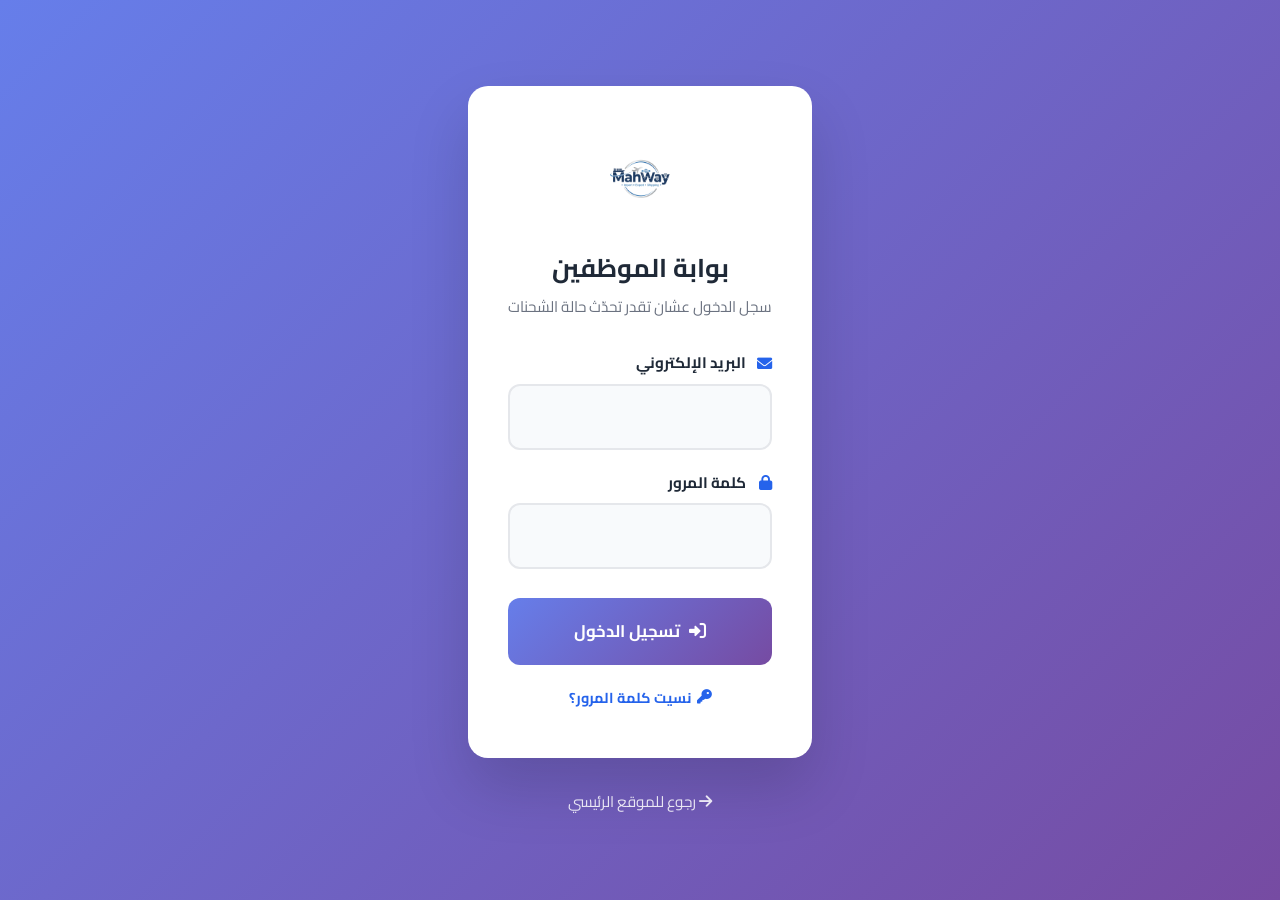
<file: dashboard.html>
<!DOCTYPE html>
<html lang="ar" dir="rtl">
<head>
    <meta charset="UTF-8">
    <meta name="viewport" content="width=device-width, initial-scale=1.0">
    <title>لوحة الشحنات - MahWay</title>
    <link rel="icon" href="logo.png">
    <link href="https://fonts.googleapis.com/css2?family=Cairo:wght@300;400;600;700;800;900&display=swap" rel="stylesheet">
    <link rel="stylesheet" href="https://cdnjs.cloudflare.com/ajax/libs/font-awesome/6.0.0/css/all.min.css">
    <link rel="stylesheet" href="portal.css">
</head>
<body class="portal-dashboard-page">

    <header class="dashboard-header">
        <div class="brand">
            <img src="logo.png" alt="MahWay">
            <div class="brand-text">
                <h2>لوحة تحديث الشحنات</h2>
                <span>MahWay - بوابة الموظفين</span>
            </div>
        </div>
        <div class="dashboard-user">
            <div class="user-badge">
                <i class="fas fa-id-badge"></i>
                <span id="userNameLabel">...</span>
                <span style="color:#9ca3af;">|</span>
                <span id="userRoleLabel">...</span>
            </div>
            <button class="header-btn notif-bell-btn" id="notifBellBtn" title="المهام الجديدة">
                <i class="fas fa-bell"></i>
                <span class="notif-count" id="notifCount" style="display:none;">0</span>
            </button>
            <button class="header-btn" id="changePasswordBtn">
                <i class="fas fa-lock"></i> تغيير كلمة المرور
            </button>
            <button class="logout-btn" id="logoutBtn">
                <i class="fas fa-right-from-bracket"></i> خروج
            </button>
        </div>
    </header>

    <div class="modal-overlay" id="changePasswordModal">
        <div class="modal-box">
            <button class="modal-close" id="closeChangePasswordModal"><i class="fas fa-xmark"></i></button>
            <h3><i class="fas fa-lock"></i> تغيير كلمة المرور</h3>
            <div class="login-error" id="cpError">
                <i class="fas fa-exclamation-circle"></i>
                <span id="cpErrorText"></span>
            </div>
            <form class="login-form" id="changePasswordForm">
                <div class="field">
                    <label for="oldPassword">كلمة المرور الحالية</label>
                    <input type="password" id="oldPassword" required autocomplete="current-password">
                </div>
                <div class="field">
                    <label for="newPasswordCp">كلمة المرور الجديدة</label>
                    <input type="password" id="newPasswordCp" required autocomplete="new-password" minlength="6">
                </div>
                <div class="field">
                    <label for="confirmPasswordCp">تأكيد كلمة المرور الجديدة</label>
                    <input type="password" id="confirmPasswordCp" required autocomplete="new-password" minlength="6">
                </div>
                <div class="modal-actions">
                    <button type="button" class="btn-secondary" id="cancelChangePassword">إلغاء</button>
                    <button type="submit" class="btn-primary" id="savePasswordBtn">
                        <i class="fas fa-check"></i> حفظ
                    </button>
                </div>
            </form>
        </div>
    </div>

    <!-- مودال توليد / إدخال كود التأكيد -->
    <div class="modal-overlay" id="codeModal">
        <div class="modal-box">
            <button class="modal-close" id="closeCodeModal"><i class="fas fa-xmark"></i></button>
            <h3 id="codeModalTitle"><i class="fas fa-key"></i> كود التأكيد</h3>
            <div class="login-error" id="codeError">
                <i class="fas fa-exclamation-circle"></i>
                <span id="codeErrorText"></span>
            </div>

            <!-- حالة: توليد كود جديد -->
            <div id="codeGenerateView">
                <p class="code-modal-hint" id="codeGenerateHint">هيتولّد كود من 6 أرقام، سلّمه للطرف اللي هيستلم الشحنة عشان يدخله في حسابه.</p>
                <button class="btn-primary" id="doGenerateCodeBtn" style="width:100%;">
                    <i class="fas fa-rotate"></i> توليد كود
                </button>
            </div>

            <!-- حالة: عرض الكود اللي اتولّد -->
            <div id="codeResultView" style="display:none;">
                <p class="code-modal-hint" id="codeResultHint"></p>
                <div class="code-display" id="codeResultValue"></div>
                <p class="code-modal-hint">صالح لمدة 48 ساعة. لو الطرف التاني ضيّعه، تقدر تولّد كود جديد يلغي القديم.</p>
                <button class="btn-secondary" id="regenerateCodeBtn" style="width:100%;">
                    <i class="fas fa-rotate"></i> توليد كود جديد
                </button>
            </div>

            <!-- حالة: إدخال كود لتأكيد الاستلام -->
            <form id="codeConfirmView" style="display:none;">
                <div class="field">
                    <label for="confirmCodeInput">أدخل الكود اللي استلمته</label>
                    <input type="text" id="confirmCodeInput" inputmode="numeric" maxlength="6" placeholder="000000" autocomplete="off">
                </div>
                <div class="modal-actions">
                    <button type="submit" class="btn-primary" id="doConfirmCodeBtn">
                        <i class="fas fa-check"></i> تأكيد الاستلام
                    </button>
                </div>
            </form>
        </div>
    </div>

    <main class="dashboard-body">
        <div class="dashboard-tabs">
            <button class="tab-btn active" id="tabActiveBtn" data-tab="active">
                <i class="fas fa-truck-fast"></i> الشحنات النشطة <span class="tab-count" id="tabActiveCount">0</span>
            </button>
            <button class="tab-btn" id="tabPendingBtn" data-tab="pending">
                <i class="fas fa-hourglass-half"></i> منتظرة الاستلام <span class="tab-count" id="tabPendingCount">0</span>
            </button>
            <button class="tab-btn" id="tabArchiveBtn" data-tab="archive">
                <i class="fas fa-box-archive"></i> الأرشيف <span class="tab-count" id="tabArchiveCount">0</span>
            </button>
            <button class="tab-btn" id="tabWarehouseBtn" data-tab="warehouse" style="display:none;">
                <i class="fas fa-warehouse"></i> المخزن <span class="tab-count" id="tabWarehouseCount">0</span>
            </button>
        </div>

        <div class="dashboard-toolbar">
            <div class="search-box">
                <i class="fas fa-search"></i>
                <input type="text" id="searchInput" placeholder="ابحث بكود التتبع أو اسم العميل...">
            </div>
            <button class="refresh-btn" id="refreshBtn">
                <i class="fas fa-rotate"></i> تحديث
            </button>
        </div>

        <div class="shipments-count" id="shipmentsCount"></div>
        <button class="hidden-toggle-link" id="hiddenToggleBtn" style="display:none;"></button>

        <div id="loadingBlock" class="loading-block">
            <i class="fas fa-circle-notch"></i>
            جاري تحميل الشحنات...
        </div>

        <div class="shipments-list" id="shipmentsList" style="display:none;"></div>

        <div class="empty-state" id="emptyState" style="display:none;">
            <i class="fas fa-box-open"></i>
            مفيش شحنات تظهر هنا
        </div>
    </main>

    <div class="toast" id="toast">
        <i class="fas fa-check-circle"></i>
        <span id="toastText"></span>
    </div>

    <script>
        const GOOGLE_SCRIPT_URL = 'https://script.google.com/macros/s/AKfycbz3SBQ16fLDJkPrrbElvhR_vAPN7Pspw6REpP5kCaB2v78WMRc0RccEyXtCVxDbXgPO/exec';

        async function sha256(text) {
            const encoder = new TextEncoder();
            const data = encoder.encode(text);
            const hashBuffer = await crypto.subtle.digest('SHA-256', data);
            const hashArray = Array.from(new Uint8Array(hashBuffer));
            return hashArray.map(b => b.toString(16).padStart(2, '0')).join('');
        }

        const STATUS_ICONS = {
            received: 'fa-file-circle-check',
            picked_up: 'fa-hand-holding',
            in_warehouse: 'fa-warehouse',
            to_distribution_point: 'fa-route',
            in_distribution_center: 'fa-building-circle-check',
            with_distributor: 'fa-user-tag',
            delivered: 'fa-circle-check'
        };

        let session = null;
        let activeCodeTrackingCode = null;
        let activeCodeMode = null; // 'generate' | 'confirm'
        let activeCodeDirectDelivery = false; // true لو الكود ده لـ"توصيل مباشر للعميل" (تخطي نقطة التوزيع)
        let allShipments = [];
        let allowedStatuses = [];
        let statusLabels = {};
        let activeTab = 'active'; // 'active' | 'pending' | 'archive' | 'warehouse'
        let showHiddenOnly = false;
        let cardElapsedTimers = []; // عدادات "من وقت الاستلام" الشغالة حاليًا على الكروت الظاهرة

        // ---------- تخزين محلي خاص بالموظف ده بس (كود اللي ولّده / شحنات مخفية عنده / إجراءات شافها) ----------
        // ملحوظة: التخزين ده على متصفح الموظف نفسه بس، مش على السيرفر - يعني
        // لو دخل من جهاز تاني مش هيلاقي نفس الكودات المتذكرة أو المخفيات
        function storagePrefix() {
            return 'mahway_' + (session && session.name ? session.name.toString().trim().toLowerCase() : 'guest') + '_';
        }
        function readLocalMap(key) {
            try { return JSON.parse(localStorage.getItem(storagePrefix() + key) || '{}'); } catch (e) { return {}; }
        }
        function writeLocalMap(key, obj) {
            localStorage.setItem(storagePrefix() + key, JSON.stringify(obj));
        }
        function readLocalList(key) {
            try { return JSON.parse(localStorage.getItem(storagePrefix() + key) || '[]'); } catch (e) { return []; }
        }
        function writeLocalList(key, arr) {
            localStorage.setItem(storagePrefix() + key, JSON.stringify(arr));
        }

        // كود التسليم اللي ولّده الموظف ده بنفسه لشحنة معيّنة (مش متخزن على السيرفر
        // نفسه غير كـ hash عشان الأمان، فبنفتكره هنا عشان نعرضه على الكارت)
        function getMyGeneratedCode(trackingCode) { return readLocalMap('pending_codes')[trackingCode] || null; }
        function setMyGeneratedCode(trackingCode, info) {
            const map = readLocalMap('pending_codes');
            map[trackingCode] = info;
            writeLocalMap('pending_codes', map);
        }
        function clearMyGeneratedCode(trackingCode) {
            const map = readLocalMap('pending_codes');
            if (map[trackingCode]) { delete map[trackingCode]; writeLocalMap('pending_codes', map); }
        }

        // شحنات "محذوفة" من عند الموظف ده بس - مش بتتلمس في الشيت ولا بتأثر على زمايله
        function getHiddenList() { return readLocalList('hidden_shipments'); }
        function hideShipmentLocally(trackingCode) {
            const list = getHiddenList();
            if (!list.includes(trackingCode)) { list.push(trackingCode); writeLocalList('hidden_shipments', list); }
        }
        function unhideShipmentLocally(trackingCode) {
            writeLocalList('hidden_shipments', getHiddenList().filter(c => c !== trackingCode));
        }

        // شحنات "شافها" الموظف بالفعل عشان مانضلش نعرضلها شارة "جديد" كل شوية
        function getSeenActions() { return readLocalMap('seen_actions'); }
        function markActionSeen(trackingCode, status) {
            const map = getSeenActions();
            map[trackingCode + '::' + status] = true;
            writeLocalMap('seen_actions', map);
        }
        function isActionSeen(trackingCode, status) { return !!getSeenActions()[trackingCode + '::' + status]; }

        function loadSession() {
            const raw = localStorage.getItem('mahway_employee');
            if (!raw) {
                window.location.href = 'login.html';
                return null;
            }
            try {
                const parsed = JSON.parse(raw);
                if (parsed.permissions && parsed.permissions.manageEmployees) {
                    window.location.href = 'hr.html';
                    return null;
                }
                return parsed;
            } catch (e) {
                localStorage.removeItem('mahway_employee');
                window.location.href = 'login.html';
                return null;
            }
        }

        function logout() {
            const s = session;
            localStorage.removeItem('mahway_employee');
            if (s && s.token) {
                fetch(GOOGLE_SCRIPT_URL + '?action=logout&token=' + encodeURIComponent(s.token)).catch(() => {});
            }
            window.location.href = 'login.html';
        }

        document.getElementById('logoutBtn').addEventListener('click', logout);

        function showToast(message, type) {
            const toast = document.getElementById('toast');
            const toastText = document.getElementById('toastText');
            toast.className = 'toast ' + (type || 'success');
            toast.querySelector('i').className = 'fas ' + (type === 'error' ? 'fa-circle-exclamation' : 'fa-check-circle');
            toastText.textContent = message;
            toast.classList.add('show');
            setTimeout(() => toast.classList.remove('show'), 3000);
        }

        async function fetchShipments(showSpinner) {
            const refreshBtn = document.getElementById('refreshBtn');
            if (showSpinner) refreshBtn.classList.add('spinning');

            try {
                const res = await fetch(GOOGLE_SCRIPT_URL + '?action=getShipments&token=' + encodeURIComponent(session.token));
                const data = await res.json();

                if (data.result !== 'success') {
                    if ((data.message || '').includes('الجلسة')) {
                        localStorage.removeItem('mahway_employee');
                        window.location.href = 'login.html';
                        return;
                    }
                    showToast(data.message || 'حصل خطأ في تحميل الشحنات', 'error');
                    return;
                }

                allShipments = data.shipments || [];
                allowedStatuses = data.allowedStatuses || [];
                statusLabels = data.statusLabels || {};

                // لو السيرفر بيقول إن الكود بقى مش معلّق (اتأكد أو انتهت صلاحيته)، امسح
                // النسخة المحفوظة عندنا محليًا عشان الكارت ميفضلش عارض كود قديم غلط
                allShipments.forEach(s => {
                    if (!s.pendingActive && getMyGeneratedCode(s.trackingCode)) {
                        clearMyGeneratedCode(s.trackingCode);
                    }
                });

                document.getElementById('userNameLabel').textContent = data.name || session.name;
                document.getElementById('userRoleLabel').textContent = data.roleLabel || session.roleLabel;

                document.getElementById('loadingBlock').style.display = 'none';
                renderShipments();
            } catch (err) {
                console.error(err);
                showToast('فشل الاتصال بالسيرفر', 'error');
                document.getElementById('loadingBlock').style.display = 'none';
            } finally {
                if (showSpinner) refreshBtn.classList.remove('spinning');
            }
        }

        // الشحنة تبقى "نشطة" عند الموظف ده طول ما هي فعلاً في حيازة دوره
        // دلوقتي (يقدر يبعتها للمرحلة الجاية أو لسه ماسكها). أي شحنة "تم
        // التسليم" نهائيًا بتتحط في الأرشيف على طول. غير كده، أي شحنة خرجت
        // بره مسؤوليته (زي شحنة وصلت المخزن عند مندوب الشحن) بتتنقل تلقائيًا
        // للأرشيف عنده لحد ما يرجعلها دور تاني (هترجع تظهر "نشطة" وقتها لوحدها)
        function isActiveForMe(s) {
            if (s.status === 'delivered') return false;
            // "تم استلام الطلب" لسه معناها إن حد (المندوب) ما استلمهاش فعليًا من
            // العميل - فمش المفروض تتحسب "نشطة" لحد ما يتأكد الاستلام فعلاً
            // ويتحول لـ"تم استلام الشحنة من العميل" (انظر isPendingReceiptForMe)
            if (s.status === 'received') return false;
            return !!s.ownedByMe && !s.canConfirmPending;
        }

        // شحنات "منتظرة الاستلام": بتضم حالتين -
        //  1) شحنة لسه في حيازة الطرف اللي قبلي وباعتلي كود، وعليّا إني أدخل
        //     الكود وأأكد الاستلام عشان تتحول لعندي (canConfirmPending)
        //  2) طلب لسه "تم استلام الطلب" بس بمعنى إنه اتسجل في النظام فقط -
        //     محدش استلمه فعليًا من العميل لسه. دي بتفضل عند كل مناديب الشحن
        //     (بركة مشتركة) لحد ما مندوب يولّد كود ويبدأ ياخدها، وقتها بتختفي
        //     من عند الباقي وتفضل عند اللي هياخدها بس (انظر الباك إند)
        // أول ما يتأكد الاستلام، الشحنة بتتحول تلقائيًا لتبويب "الشحنات النشطة"
        function isPendingReceiptForMe(s) {
            if (s.status === 'delivered') return false;
            if (s.canConfirmPending) return true;
            if (s.status === 'received' && s.ownedByMe) return true;
            return false;
        }

        // شحنات "المخزن": وصلت المخزن فعلاً وموظف المخازن ولّدلها كود تسليم،
        // ولسه مستنية مندوب الشحن يدخل الكود ويستلمها منه
        function isWarehouseHandoffForMe(s) {
            return s.status === 'in_warehouse' && !!s.canConfirmPending;
        }

        function updateTabsAndNotif() {
            const hidden = getHiddenList();
            const visible = allShipments.filter(s => !hidden.includes(s.trackingCode));
            const activeCount = visible.filter(isActiveForMe).length;
            const pendingReceiptCount = visible.filter(isPendingReceiptForMe).length;
            const archiveCount = visible.filter(s => !isActiveForMe(s) && !isPendingReceiptForMe(s)).length;
            document.getElementById('tabActiveCount').textContent = activeCount;
            document.getElementById('tabPendingCount').textContent = pendingReceiptCount;
            document.getElementById('tabArchiveCount').textContent = archiveCount;

            const warehouseTabBtn = document.getElementById('tabWarehouseBtn');
            if (warehouseTabBtn && warehouseTabBtn.style.display !== 'none') {
                document.getElementById('tabWarehouseCount').textContent = visible.filter(isWarehouseHandoffForMe).length;
            }

            const hiddenBtn = document.getElementById('hiddenToggleBtn');
            if (hidden.length > 0) {
                hiddenBtn.style.display = 'inline-flex';
                hiddenBtn.innerHTML = showHiddenOnly
                    ? '<i class="fas fa-arrow-right"></i> رجوع للشحنات العادية'
                    : '<i class="fas fa-trash-can"></i> عرض الشحنات المحذوفة عندك (' + hidden.length + ')';
            } else {
                hiddenBtn.style.display = 'none';
                showHiddenOnly = false;
            }

            // عدد المهام اللي محتاجة إجراء منك ولسه ما شفتهاش (جرس الإشعارات)
            const newActionsCount = visible.filter(s =>
                (s.canGenerateNext || s.canConfirmPending) && !isActionSeen(s.trackingCode, s.status)
            ).length;
            const notifCountEl = document.getElementById('notifCount');
            if (newActionsCount > 0) {
                notifCountEl.textContent = newActionsCount;
                notifCountEl.style.display = 'inline-flex';
            } else {
                notifCountEl.style.display = 'none';
            }
        }

        function renderShipments() {
            const listEl = document.getElementById('shipmentsList');
            const emptyEl = document.getElementById('emptyState');
            const countEl = document.getElementById('shipmentsCount');
            const query = document.getElementById('searchInput').value.trim().toLowerCase();
            const hidden = getHiddenList();

            updateTabsAndNotif();

            cardElapsedTimers.forEach(id => clearInterval(id));
            cardElapsedTimers = [];

            let base;
            if (showHiddenOnly) {
                base = allShipments.filter(s => hidden.includes(s.trackingCode));
            } else {
                base = allShipments.filter(s => !hidden.includes(s.trackingCode));
                if (activeTab === 'warehouse') {
                    base = base.filter(isWarehouseHandoffForMe);
                    // مرتّبة حسب المحافظة عشان مندوب الشحن يقدر يجمع شحنات نفس
                    // المنطقة مع بعض، والمحلية (نفس محافظة المخزن) هتظهر بلون مميز
                    base = base.slice().sort((a, b) => (a.governorate || '').localeCompare((b.governorate || ''), 'ar'));
                } else if (activeTab === 'pending') {
                    base = base.filter(isPendingReceiptForMe);
                } else {
                    base = base.filter(s => activeTab === 'archive' ? (!isActiveForMe(s) && !isPendingReceiptForMe(s)) : isActiveForMe(s));
                }
            }

            const filtered = base.filter(s => {
                if (!query) return true;
                return (s.trackingCode || '').toLowerCase().includes(query) ||
                       (s.customerName || '').toLowerCase().includes(query) ||
                       (s.customerPhone || '').toLowerCase().includes(query);
            });

            const scopeLabel = showHiddenOnly ? 'الشحنات المحذوفة عندك'
                : (activeTab === 'archive' ? 'شحنات الأرشيف'
                : (activeTab === 'warehouse' ? 'إشعارات المخزن'
                : (activeTab === 'pending' ? 'شحنات منتظرة الاستلام'
                : 'الشحنات النشطة')));
            countEl.textContent = scopeLabel + ': ' + base.length + (query ? ' (نتائج البحث: ' + filtered.length + ')' : '');

            listEl.innerHTML = '';

            if (filtered.length === 0) {
                listEl.style.display = 'none';
                emptyEl.style.display = 'block';
                return;
            }

            listEl.style.display = 'flex';
            emptyEl.style.display = 'none';

            // مندوب الشحن ("receiver") هو الوحيد اللي بيقابل العميل وجهًا لوجه، فمش المفروض
            // يبقى عنده أي علم بكود التتبع الأصلي بتاع الشحنة - المعرّف اللي بيشتغل بيه
            // هو اسم العميل، وأي كود بيدّيه فعليًا للعميل بيبقى الكود المؤقت اللي هو نفسه ولّده
            const isReceiverRole = (session.roles || []).includes('receiver');
            // موظف المخازن مش بيستلم من حد وقت ما يضغط الزرار ده - هو بيكون
            // خلّص فحص وتجهيز الشحنة قبل ما يبعتها لنقطة التوزيع، فالنص ده
            // أدق من "موافقة على الاستلام" في حسابه بالذات
            const isWarehouseRole = (session.roles || []).includes('warehouse');

            filtered.forEach(shipment => {
                const card = document.createElement('div');
                card.className = 'shipment-card status-' + shipment.status +
                    (activeTab === 'warehouse' && shipment.isLocalToWarehouse ? ' shipment-card-local' : '');

                const lastUpdateText = shipment.lastUpdate ? new Date(shipment.lastUpdate).toLocaleString('ar-EG') : '-';

                let pendingNote = '';
                if (shipment.pendingActive) {
                    if (shipment.pendingWaitingForCustomer) {
                        pendingNote = '<span class="status-meta pending-note"><i class="fas fa-hourglass-half"></i> في انتظار العميل يدخل كود التسليم</span>';
                    } else {
                        pendingNote = '<span class="status-meta pending-note"><i class="fas fa-hourglass-half"></i> في انتظار تأكيد الاستلام من: ' + (shipment.pendingToStatusLabel || '') + '</span>';
                    }
                }

                // خانة واضحة فوق الكارت توضّح مكان الشحنة الحالي، ولو فيه إجراء
                // مطلوب من الموظف ده، بتوضّح هيرسل (يولّد كود) ولا هيستلم (يدخل كود)
                const isNewAction = (shipment.canGenerateNext || shipment.canConfirmPending) && !isActionSeen(shipment.trackingCode, shipment.status);
                let actionBadge = '';
                if (shipment.canGenerateNext) {
                    actionBadge = '<span class="action-badge action-badge-send">' + (isNewAction ? '<span class="new-dot"></span>' : '') + '<i class="fas fa-paper-plane"></i> دورك دلوقتي: هترسل الشحنة - هتولّد كود وتدّيه للطرف اللي هيستلمها</span>';
                } else if (shipment.canConfirmPending) {
                    actionBadge = '<span class="action-badge action-badge-receive">' + (isNewAction ? '<span class="new-dot"></span>' : '') + '<i class="fas fa-hand-holding"></i> دورك دلوقتي: هتستلم الشحنة - خد الكود من اللي معاه وادخله تحت</span>';
                }

                // لو انت نفسك اللي ولّدت كود للمرحلة الجاية ولسه معلّق، اعرضه هنا
                // كبطاقة واضحة فوق الكارت - عشان تديه فيزيائيًا للطرف التاني، مش
                // عشان تدخله انت تاني (ده بيمنع اللبس إن المندوب يفتح "استلام" بالغلط)
                // الأولوية للكود اللي السيرفر رجّعه (myPendingCode) - ده بيشتغل حتى لو
                // الموظف بدّل جهاز/متصفح، لأنه مش معتمد على تخزين محلي بس زي الأول.
                // لو مش موجود من السيرفر لأي سبب، نرجع للنسخة المحفوظة محليًا كبديل.
                let myCode = null;
                if (shipment.myPendingCode) {
                    myCode = {
                        code: shipment.myPendingCode,
                        nextStatus: shipment.pendingToStatus,
                        nextStatusLabel: shipment.pendingToStatusLabel,
                        forCustomer: !!shipment.pendingWaitingForCustomer
                    };
                    setMyGeneratedCode(shipment.trackingCode, myCode);
                } else {
                    myCode = getMyGeneratedCode(shipment.trackingCode);
                }
                let myCodeBox = '';
                if (myCode && shipment.pendingActive) {
                    const forWhom = shipment.pendingWaitingForCustomer ? 'العميل (للتتبع بس)' : (shipment.pendingToStatusLabel || 'الطرف الجاي');
                    myCodeBox = `
                        <div class="my-code-box${isReceiverRole ? ' my-code-box-inline' : ''}">
                            <div class="my-code-box-label"><i class="fas fa-key"></i> الكود اللي ولّدته - ادّيه لـ${forWhom}</div>
                            <div class="my-code-box-value">${myCode.code}</div>
                        </div>`;
                }

                // كود التتبع الأصلي سري وخاص بالعميل بس - مفيش أي دور موظف (مخازن/مندوب/مركز
                // توزيع...) يفترض يشوفه. المعرّف اللي بيتعرض لكل الأدوار هو اسم العميل، وأي
                // كود بيدّيه الموظف فعليًا للطرف التاني بيبقى الكود المؤقت اللي هو نفسه ولّده.
                const identityHeaderHtml = `
                    <div class="shipment-id-row">
                        <div class="shipment-customer-name"><i class="fas fa-user"></i> ${shipment.customerName || '-'}</div>
                        <span class="status-pill status-${shipment.status}"><i class="fas ${STATUS_ICONS[shipment.status] || 'fa-circle'}"></i> ${shipment.statusLabel}</span>
                    </div>`;

                // بوكس واضح بيوضّح مين حائز الشحنة فعليًا دلوقتي (اسمه + رقم
                // هاتفه لو موظف، أو هاتف العميل لو كان هو نفسه المستلم/المسلّم)،
                // وعداد وقت شغال بيعدّ من لحظة استلامه ليها لحد دلوقتي. اسم
                // "شحنة قبل ما تتحول لمرحلة تالية" بيبقى فاضي أول ما تتسجل،
                // فبنعرض وقتها إنها لسه محدش استلمها والعداد بيبقى من وقت الإنشاء
                // اسم الحائز الحالي بيتخزّن من السيرفر ومعاه هاتفه بشكل صريح دلوقتي
                // (عمود مخصص "هاتف آخر تحديث")، فمفيش حاجة نستنتجها هنا - بس بنشيل
                // الجزء التوضيحي "(تأكيد العميل)" من الاسم الظاهر ونعرضه كوسم/شارة لطيفة
                const rawHolderName = (shipment.updatedBy || '').toString();
                const holderIsCustomer = rawHolderName.includes('(تأكيد العميل)');
                const holderName = rawHolderName.replace(/\s*\(تأكيد العميل\)\s*$/, '');
                const holderPhone = (shipment.updatedByPhone || '').toString();
                const holderTimerId = 'holderTimer_' + shipment.trackingCode.toString().replace(/[^a-zA-Z0-9]/g, '');
                const holderBoxHtml = `
                    <div class="holder-box">
                        <div class="holder-box-top">
                            <span class="holder-box-label"><i class="fas ${holderName ? 'fa-user-tag' : 'fa-circle-question'}"></i> ${holderName ? 'الشحنة حاليًا مع' : 'لسه محدش استلمها'}</span>
                            ${holderIsCustomer ? '<span class="holder-role-tag holder-role-customer">العميل</span>' : (holderName ? '<span class="holder-role-tag holder-role-staff">فريق العمل</span>' : '')}
                        </div>
                        ${holderName ? `
                        <div class="holder-box-who">
                            <span class="holder-box-name">${holderName}</span>
                            ${holderPhone ? '<a class="holder-box-phone" href="tel:' + holderPhone + '"><i class="fas fa-phone"></i> ' + holderPhone + '</a>' : ''}
                        </div>` : '<div class="holder-box-who holder-box-empty">-</div>'}
                        <div class="holder-box-bottom">
                            <span class="holder-box-label"><i class="fas fa-stopwatch"></i> ${holderName ? 'من وقت الاستلام' : 'من وقت إنشاء الطلب'}</span>
                            <span class="holder-timer" id="${holderTimerId}">
                                <span class="holder-timer-dot"></span><span class="holder-timer-digits">${renderElapsedDigits(shipment.lastUpdate)}</span>
                            </span>
                        </div>
                    </div>`;

                const metaHtml = `
                    <div class="shipment-meta-row">
                        <span class="status-meta"><i class="fas fa-clock-rotate-left"></i> آخر تحديث: ${lastUpdateText}</span>
                        ${shipment.distributorPhone ? '<span class="status-meta"><i class="fas fa-phone-volume"></i> تليفون الموزع: ' + shipment.distributorPhone + '</span>' : ''}
                        ${(activeTab === 'warehouse' && shipment.governorate) ? '<span class="status-meta"><i class="fas fa-location-dot"></i> المحافظة: ' + shipment.governorate + (shipment.isLocalToWarehouse ? ' <span class="local-badge"><i class="fas fa-bolt"></i> محلية - في يد الموزع مباشرة</span>' : '') + '</span>' : ''}
                    </div>
                    ${pendingNote ? '<div class="shipment-meta-row">' + pendingNote + '</div>' : ''}
                    ${actionBadge ? '<div class="shipment-meta-row">' + actionBadge + '</div>' : ''}`;

                card.innerHTML = `
                    <button class="card-trash-btn" title="${showHiddenOnly ? 'استرجاع' : 'حذف من عندي بس'}">
                        <i class="fas ${showHiddenOnly ? 'fa-rotate-left' : 'fa-trash-can'}"></i>
                    </button>
                    <div class="shipment-card-body">
                        ${identityHeaderHtml}
                        ${myCodeBox}
                        <div class="shipment-phone"><i class="fas fa-phone"></i> هاتف العميل: <a href="tel:${shipment.customerPhone || ''}">${shipment.customerPhone || '-'}</a></div>
                        ${holderBoxHtml}
                        ${metaHtml}
                        <div class="shipment-actions"></div>
                    </div>
                `;

                if (shipment.lastUpdate) {
                    const timerInterval = setInterval(() => {
                        const el = document.getElementById(holderTimerId);
                        if (!el) { clearInterval(timerInterval); return; }
                        updateHolderTimerEl(holderTimerId, shipment.lastUpdate);
                    }, 1000);
                    cardElapsedTimers.push(timerInterval);
                }

                card.querySelector('.card-trash-btn').addEventListener('click', () => {
                    if (showHiddenOnly) {
                        unhideShipmentLocally(shipment.trackingCode);
                        showToast('رجّعت الشحنة تاني', 'success');
                    } else {
                        hideShipmentLocally(shipment.trackingCode);
                        showToast('اتحذفت من عندك بس - لسه ظاهرة عند باقي الزمايل', 'success');
                    }
                    renderShipments();
                });

                const actionsEl = card.querySelector('.shipment-actions');

                // زرار توليد كود تسليم للمرحلة الجاية (لو الموظف ده حائز الشحنة حاليًا) = إرسال
                if (shipment.canGenerateNext) {
                    const genBtn = document.createElement('button');
                    genBtn.className = 'action-btn';
                    genBtn.innerHTML = `<i class="fas fa-check"></i> ${isWarehouseRole ? 'تم الفحص والتجهيز' : 'موافقة على الاستلام'} - توليد كود (${shipment.nextStatusLabel})`;
                    genBtn.addEventListener('click', () => { markActionSeen(shipment.trackingCode, shipment.status); openCodeModal(shipment.trackingCode, 'generate', shipment); });
                    actionsEl.appendChild(genBtn);
                }

                // زرار "توصيل مباشر للعميل": بديل للزرار العادي فوق - بيظهر جنبه بس
                // في مرحلة "في الطريق لنقطة التوزيع"، لو المندوب قرر يوصّل الشحنة
                // بنفسه من غير ما يعديها على نقطة التوزيع. بيولّد كود لـ"في يد
                // الموزع" على طول (يتخطى مرحلة نقطة التوزيع بالكامل)
                if (shipment.canDirectDeliver) {
                    const directBtn = document.createElement('button');
                    directBtn.className = 'action-btn action-btn-direct';
                    directBtn.innerHTML = `<i class="fas fa-motorcycle"></i> توصيل مباشر للعميل - توليد كود (${shipment.directDeliverLabel})`;
                    directBtn.addEventListener('click', () => { markActionSeen(shipment.trackingCode, shipment.status); openCodeModal(shipment.trackingCode, 'generate', shipment, true); });
                    actionsEl.appendChild(directBtn);
                }

                // زرار إدخال كود لتأكيد استلام الشحنة (لو الموظف ده مسؤول عن المرحلة الجاية) = استلام
                if (shipment.canConfirmPending) {
                    const confirmBtn = document.createElement('button');
                    confirmBtn.className = 'action-btn action-btn-confirm';
                    confirmBtn.innerHTML = `<i class="fas fa-hand-holding"></i> استلام - عندي كود، تأكيد الاستلام`;
                    confirmBtn.addEventListener('click', () => { markActionSeen(shipment.trackingCode, shipment.status); openCodeModal(shipment.trackingCode, 'confirm', shipment); });
                    actionsEl.appendChild(confirmBtn);
                }

                // زرار طباعة بوليصة الشحن: بيظهر مكان زرار "توليد كود" بعد ما يتولّد
                // الكود فعلاً (يعني أنا اللي ولّدته ولسه معلّق) - عشان أطبع البوليصتين
                // وألزّقهم على الشحنة قبل ما أسلّمها للطرف التاني
                if (myCode && shipment.pendingActive) {
                    const printBtn = document.createElement('button');
                    printBtn.className = 'action-btn action-btn-print';
                    printBtn.innerHTML = `<i class="fas fa-print"></i> طباعة بوليصة الشحن`;
                    printBtn.addEventListener('click', () => openPrintWaybill(shipment));
                    actionsEl.appendChild(printBtn);
                }

                listEl.appendChild(card);
            });
        }

        const allTabButtons = ['tabActiveBtn', 'tabPendingBtn', 'tabArchiveBtn', 'tabWarehouseBtn'];
        function activateTab(tab, btnId) {
            activeTab = tab;
            showHiddenOnly = false;
            allTabButtons.forEach(id => document.getElementById(id).classList.toggle('active', id === btnId));
            renderShipments();
        }
        document.getElementById('tabActiveBtn').addEventListener('click', () => activateTab('active', 'tabActiveBtn'));
        document.getElementById('tabPendingBtn').addEventListener('click', () => activateTab('pending', 'tabPendingBtn'));
        document.getElementById('tabArchiveBtn').addEventListener('click', () => activateTab('archive', 'tabArchiveBtn'));
        document.getElementById('tabWarehouseBtn').addEventListener('click', () => activateTab('warehouse', 'tabWarehouseBtn'));
        document.getElementById('hiddenToggleBtn').addEventListener('click', () => {
            showHiddenOnly = !showHiddenOnly;
            renderShipments();
        });
        document.getElementById('notifBellBtn').addEventListener('click', () => {
            // يوديه على تبويب "منتظرة الاستلام" عشان يشوف المهام اللي محتاجة إجراء منه
            activateTab('pending', 'tabPendingBtn');
        });

        // ---------- توليد / تأكيد كود التسليم-الاستلام ----------
        const codeModal = document.getElementById('codeModal');
        const codeModalTitle = document.getElementById('codeModalTitle');
        const codeError = document.getElementById('codeError');
        const codeErrorText = document.getElementById('codeErrorText');
        const codeGenerateView = document.getElementById('codeGenerateView');
        const codeResultView = document.getElementById('codeResultView');
        const codeConfirmView = document.getElementById('codeConfirmView');

        function openCodeModal(trackingCode, mode, shipment, directDelivery) {
            activeCodeTrackingCode = trackingCode;
            activeCodeMode = mode;
            activeCodeDirectDelivery = !!directDelivery;
            codeError.style.display = 'none';
            codeGenerateView.style.display = 'none';
            codeResultView.style.display = 'none';
            codeConfirmView.style.display = 'none';

            // كود التتبع الأصلي سري وخاص بالعميل بس - مبيتعرضش لأي موظف حتى في
            // عنوان المودال، اسم العميل بدل منه دايمًا
            const modalIdentity = (shipment && shipment.customerName) ? shipment.customerName : '';

            if (mode === 'generate') {
                codeModalTitle.innerHTML = (activeCodeDirectDelivery
                    ? '<i class="fas fa-motorcycle"></i> توليد كود توصيل مباشر'
                    : '<i class="fas fa-key"></i> توليد كود تسليم') + (modalIdentity ? ' - ' + modalIdentity : '');
                document.getElementById('codeGenerateHint').textContent = activeCodeDirectDelivery
                    ? 'هيتولّد كود من 6 أرقام - هتوصّل الشحنة للعميل بنفسك من غير ما تعديها على نقطة التوزيع، وتسلّمه الكود ده عشان يدخله ويأكد استلامه منك.'
                    : 'هيتولّد كود من 6 أرقام، سلّمه للطرف اللي هيستلم الشحنة عشان يدخله في حسابه.';
                codeGenerateView.style.display = 'block';
            } else {
                codeModalTitle.innerHTML = '<i class="fas fa-key"></i> تأكيد استلام' + (modalIdentity ? ' - ' + modalIdentity : '');
                document.getElementById('confirmCodeInput').value = '';
                codeConfirmView.style.display = 'block';
            }
            codeModal.classList.add('show');
        }

        document.getElementById('closeCodeModal').addEventListener('click', () => codeModal.classList.remove('show'));
        codeModal.addEventListener('click', (e) => { if (e.target === codeModal) codeModal.classList.remove('show'); });

        async function doGenerateCode() {
            const btn = document.getElementById('doGenerateCodeBtn') || document.getElementById('regenerateCodeBtn');
            codeError.style.display = 'none';
            document.querySelectorAll('#codeGenerateView button, #codeResultView button').forEach(b => b.disabled = true);

            try {
                const res = await fetch(GOOGLE_SCRIPT_URL, {
                    method: 'POST',
                    body: JSON.stringify({
                        type: 'generateHandoffCode',
                        token: session.token,
                        trackingCode: activeCodeTrackingCode,
                        directToDistributor: activeCodeDirectDelivery
                    })
                });
                const data = await res.json();

                if (data.result === 'success') {
                    codeGenerateView.style.display = 'none';
                    codeResultView.style.display = 'block';
                    document.getElementById('codeResultValue').textContent = data.code;
                    const stageLabel = data.directDelivery ? 'التوصيل المباشر - في يد الموزع' : data.nextStatusLabel;
                    document.getElementById('codeResultHint').textContent = data.message + ' - المرحلة الجاية: ' + stageLabel;
                    setMyGeneratedCode(activeCodeTrackingCode, {
                        code: data.code,
                        nextStatus: data.nextStatus,
                        nextStatusLabel: data.nextStatusLabel,
                        forCustomer: !!data.forCustomer,
                        expiresAt: data.expiresAt
                    });
                    fetchShipments(false);
                } else {
                    codeErrorText.textContent = data.message || 'فشل توليد الكود';
                    codeError.style.display = 'flex';
                }
            } catch (err) {
                console.error(err);
                codeErrorText.textContent = 'فشل الاتصال بالسيرفر';
                codeError.style.display = 'flex';
            } finally {
                document.querySelectorAll('#codeGenerateView button, #codeResultView button').forEach(b => b.disabled = false);
            }
        }

        document.getElementById('doGenerateCodeBtn').addEventListener('click', doGenerateCode);
        document.getElementById('regenerateCodeBtn').addEventListener('click', doGenerateCode);

        // ---------- طباعة بوليصة الشحن ----------
        // بتطبع بوليصتين (نسخة تتلزّق على الشحنة + نسخة أرشيف) فيهم كل بيانات
        // الشحنة المفيدة للتوصيل. مهم جدًا: مفيش أي مكان هنا بيطبع كود التتبع
        // الأصلي ولا كود التسليم المؤقت - الكودين دول لازم يفضلوا سريين ومايتكتبوش
        // على ورق ممكن يتفتح لأي حد أثناء رحلة الشحنة.
        function escapeHtml(str) {
            return (str || '').toString()
                .replace(/&/g, '&amp;')
                .replace(/</g, '&lt;')
                .replace(/>/g, '&gt;')
                .replace(/"/g, '&quot;')
                .replace(/'/g, '&#039;');
        }

        async function openPrintWaybill(shipment) {
            let details = { weight: '', shippingType: '', shippingRoute: '', notes: '', orderDate: '', governorate: shipment.governorate || '' };
            try {
                const res = await fetch(GOOGLE_SCRIPT_URL + '?action=orderDetails&token=' + encodeURIComponent(session.token) + '&code=' + encodeURIComponent(shipment.trackingCode));
                const data = await res.json();
                if (data.result === 'success') {
                    details = {
                        weight: data.weight || '',
                        shippingType: data.shippingType || '',
                        shippingRoute: data.shippingRoute || '',
                        notes: data.notes || '',
                        orderDate: data.orderDate || '',
                        governorate: data.governorate || shipment.governorate || ''
                    };
                }
            } catch (err) {
                console.error(err);
                // لو فشل جلب تفاصيل الطلب الإضافية (الوزن/نوع الشحن...)، نكمّل ونطبع
                // بالبيانات الأساسية المتاحة أصلاً من غير ما نوقف الطباعة بالكامل
            }

            const dateLabel = details.orderDate ? new Date(details.orderDate).toLocaleDateString('ar-EG')
                : (shipment.createdAt ? new Date(shipment.createdAt).toLocaleDateString('ar-EG') : '-');
            const logoUrl = new URL('logo.png', window.location.href).href;
            const holderName = (shipment.updatedBy || '').toString().replace(/\s*\(تأكيد العميل\)\s*$/, '');
            const currentDestinationLabel = shipment.pendingToStatusLabel || shipment.nextStatusLabel || shipment.statusLabel || '-';

            const buildLabel = (copyTag) => `
                <div class="waybill">
                    <div class="waybill-head">
                        <img src="${logoUrl}" alt="MahWay">
                        <div class="waybill-head-text">
                            <h1>MahWay</h1>
                            <span>بوليصة شحن</span>
                        </div>
                        <div class="waybill-copy-tag">${copyTag}</div>
                    </div>
                    <div class="waybill-row"><span>اسم العميل</span><b>${escapeHtml(shipment.customerName || '-')}</b></div>
                    <div class="waybill-row"><span>رقم الهاتف</span><b>${escapeHtml(shipment.customerPhone || '-')}</b></div>
                    <div class="waybill-row"><span>المحافظة</span><b>${escapeHtml(details.governorate || '-')}</b></div>
                    <div class="waybill-row"><span>الوزن</span><b>${details.weight ? escapeHtml(details.weight.toString()) + ' كجم' : '-'}</b></div>
                    <div class="waybill-row"><span>نوع الشحن</span><b>${escapeHtml(details.shippingType || '-')}</b></div>
                    <div class="waybill-row"><span>مسار الشحن</span><b>${escapeHtml(details.shippingRoute || '-')}</b></div>
                    <div class="waybill-row"><span>الوجهة الحالية</span><b>${escapeHtml(currentDestinationLabel)}</b></div>
                    ${holderName ? `<div class="waybill-row"><span>المسؤول الحالي عن الشحنة</span><b>${escapeHtml(holderName)}</b></div>` : ''}
                    <div class="waybill-row"><span>تاريخ الطلب</span><b>${dateLabel}</b></div>
                    ${details.notes ? `<div class="waybill-notes"><span>ملاحظات</span><p>${escapeHtml(details.notes)}</p></div>` : ''}
                    <div class="waybill-sign">
                        <div><span>توقيع المُسلِّم</span><div class="sign-line"></div></div>
                        <div><span>توقيع المُستلِم</span><div class="sign-line"></div></div>
                    </div>
                </div>`;

            const win = window.open('', '_blank');
            if (!win) {
                showToast('المتصفح منع فتح نافذة الطباعة - اسمح بالنوافذ المنبثقة وحاول تاني', 'error');
                return;
            }

            win.document.open();
            win.document.write(`<!DOCTYPE html>
<html lang="ar" dir="rtl">
<head>
<meta charset="UTF-8">
<title>بوليصة شحن - ${escapeHtml(shipment.customerName || '')}</title>
<link href="https://fonts.googleapis.com/css2?family=Cairo:wght@400;600;700;800&display=swap" rel="stylesheet">
<style>
    * { box-sizing: border-box; }
    body { font-family: 'Cairo', sans-serif; margin: 0; padding: 18px; color: #1f2937; background:#f3f4f6; }
    .sheet { display: flex; flex-direction: column; gap: 16px; max-width: 480px; margin: 0 auto; }
    .waybill { background:#fff; border: 2px solid #1f2937; border-radius: 10px; padding: 16px 18px; }
    .waybill-head { display: flex; align-items: center; gap: 10px; border-bottom: 2px dashed #d1d5db; padding-bottom: 10px; margin-bottom: 10px; }
    .waybill-head img { width: 46px; height: 46px; object-fit: contain; }
    .waybill-head-text h1 { margin: 0; font-size: 1.2rem; color: #2563eb; }
    .waybill-head-text span { font-size: 0.85rem; color: #6b7280; font-weight: 700; }
    .waybill-copy-tag { margin-right: auto; background: #f3f4f6; border: 1px solid #d1d5db; border-radius: 999px; padding: 3px 12px; font-size: 0.72rem; font-weight: 700; color: #374151; white-space: nowrap; }
    .waybill-row { display: flex; justify-content: space-between; gap: 10px; padding: 5px 0; border-bottom: 1px dotted #e5e7eb; font-size: 0.92rem; }
    .waybill-row span { color: #6b7280; font-weight: 600; }
    .waybill-row b { color: #111827; font-weight: 800; text-align: left; }
    .waybill-notes { margin-top: 8px; font-size: 0.88rem; }
    .waybill-notes span { color: #6b7280; font-weight: 700; display: block; margin-bottom: 3px; }
    .waybill-notes p { margin: 0; color: #111827; }
    .waybill-sign { display: flex; justify-content: space-between; gap: 20px; margin-top: 16px; }
    .waybill-sign > div { flex: 1; text-align: center; }
    .waybill-sign span { font-size: 0.78rem; color: #6b7280; font-weight: 700; }
    .sign-line { margin-top: 24px; border-top: 1px solid #9ca3af; }
    .print-toolbar { text-align: center; margin-bottom: 16px; max-width:480px; margin-inline:auto; }
    .print-toolbar button { font-family: 'Cairo', sans-serif; font-weight: 700; padding: 10px 26px; border-radius: 8px; border: none; background: #2563eb; color: #fff; cursor: pointer; font-size: 0.95rem; }
    @media print {
        .print-toolbar { display: none; }
        body { padding: 0; background:#fff; }
        .sheet { max-width: none; gap: 10px; }
        .waybill { break-inside: avoid; border-color:#000; }
    }
</style>
</head>
<body>
    <div class="print-toolbar"><button onclick="window.print()">طباعة البوليصتين</button></div>
    <div class="sheet">
        ${buildLabel('نسخة 1 - تُلزَق على الشحنة')}
        ${buildLabel('نسخة 2 - أرشيف')}
    </div>
</body>
</html>`);
            win.document.close();
        }

        codeConfirmView.addEventListener('submit', async function (e) {
            e.preventDefault();
            codeError.style.display = 'none';
            const code = document.getElementById('confirmCodeInput').value.trim();
            if (!code) return;

            const btn = document.getElementById('doConfirmCodeBtn');
            btn.disabled = true;

            try {
                const res = await fetch(GOOGLE_SCRIPT_URL, {
                    method: 'POST',
                    body: JSON.stringify({ type: 'confirmHandoffCode', token: session.token, trackingCode: activeCodeTrackingCode, code: code })
                });
                const data = await res.json();

                if (data.result === 'success') {
                    codeModal.classList.remove('show');
                    clearMyGeneratedCode(activeCodeTrackingCode);
                    showToast('تم تأكيد الاستلام وتحديث حالة الشحنة', 'success');
                    fetchShipments(false);
                } else {
                    codeErrorText.textContent = data.message || 'الكود غير صحيح';
                    codeError.style.display = 'flex';
                }
            } catch (err) {
                console.error(err);
                codeErrorText.textContent = 'فشل الاتصال بالسيرفر';
                codeError.style.display = 'flex';
            } finally {
                btn.disabled = false;
            }
        });

        // عداد شغال زي الساعة الرقمية - بيعدّ بالثواني من وقت الاستلام الفعلي وبيكبر
        // لوحده لحد يوم/أسبوع لو الوقت طال. shipment.lastUpdate جاي من السيرفر كرقم
        // (epoch ms) اتخزّن مباشرة وقت الاستلام - فمفيش أي احتمال يبدأ من رقم غلط
        // بسبب فروق تايم زون؛ العداد هنا دايمًا بيحسب الفرق الحقيقي من نفس اللحظة.
        function formatElapsedParts(dateISO) {
            if (!dateISO) return null;
            const totalSeconds = Math.max(0, Math.floor((Date.now() - new Date(dateISO).getTime()) / 1000));
            const days = Math.floor(totalSeconds / 86400);
            const hours = Math.floor((totalSeconds % 86400) / 3600);
            const minutes = Math.floor((totalSeconds % 3600) / 60);
            const seconds = totalSeconds % 60;
            return { totalSeconds, days, hours, minutes, seconds };
        }

        // مستويات لونية بسيطة بتديك إحساس فوري وهو بيعدّ: أخضر لسه قريب، برتقالي
        // طال شوية، أحمر طال كتير - العداد نفسه بيفضل شغال وبيتحدّث كل ثانية
        function elapsedUrgencyClass(totalSeconds) {
            if (totalSeconds < 15 * 60) return 'timer-fresh';
            if (totalSeconds < 60 * 60) return 'timer-warning';
            return 'timer-late';
        }

        function formatElapsed(dateISO) {
            const p = formatElapsedParts(dateISO);
            if (!p) return '-';
            const pad = n => n.toString().padStart(2, '0');
            if (p.days >= 7) {
                const weeks = Math.floor(p.days / 7);
                return weeks + ' أسبوع و ' + (p.days % 7) + ' يوم';
            }
            if (p.days >= 1) {
                return p.days + ' يوم ' + pad(p.hours) + ':' + pad(p.minutes) + ':' + pad(p.seconds);
            }
            return pad(p.hours) + ':' + pad(p.minutes) + ':' + pad(p.seconds);
        }

        function renderElapsedDigits(dateISO) {
            return formatElapsed(dateISO);
        }

        // بيحدّث محتوى عداد الكارت + بيلوّنه حسب مدة الانتظار، وبيخلي النقطة اللي
        // جنبه نابضة عشان يبان إنه شغال فعليًا لحظة بلحظة (تفاعلي وديناميكي)
        function updateHolderTimerEl(elId, dateISO) {
            const el = document.getElementById(elId);
            if (!el) return;
            const p = formatElapsedParts(dateISO);
            el.classList.remove('timer-fresh', 'timer-warning', 'timer-late');
            if (p) el.classList.add(elapsedUrgencyClass(p.totalSeconds));
            const digitsEl = el.querySelector('.holder-timer-digits');
            if (digitsEl) digitsEl.textContent = formatElapsed(dateISO);
        }

        // ---------- تغيير كلمة المرور ----------
        const cpModal = document.getElementById('changePasswordModal');
        const cpForm = document.getElementById('changePasswordForm');
        const cpError = document.getElementById('cpError');
        const cpErrorText = document.getElementById('cpErrorText');

        function openChangePasswordModal() {
            cpForm.reset();
            cpError.style.display = 'none';
            cpModal.classList.add('show');
        }
        function closeChangePasswordModal() {
            cpModal.classList.remove('show');
        }

        document.getElementById('changePasswordBtn').addEventListener('click', openChangePasswordModal);
        document.getElementById('closeChangePasswordModal').addEventListener('click', closeChangePasswordModal);
        document.getElementById('cancelChangePassword').addEventListener('click', closeChangePasswordModal);
        cpModal.addEventListener('click', (e) => { if (e.target === cpModal) closeChangePasswordModal(); });

        cpForm.addEventListener('submit', async function (e) {
            e.preventDefault();
            cpError.style.display = 'none';

            const oldPassword = document.getElementById('oldPassword').value;
            const newPassword = document.getElementById('newPasswordCp').value;
            const confirmPassword = document.getElementById('confirmPasswordCp').value;

            if (newPassword !== confirmPassword) {
                cpErrorText.textContent = 'كلمة المرور الجديدة وتأكيدها مش متطابقين';
                cpError.style.display = 'flex';
                return;
            }
            if (newPassword.length < 6) {
                cpErrorText.textContent = 'كلمة المرور لازم تكون 6 أحرف على الأقل';
                cpError.style.display = 'flex';
                return;
            }

            const btn = document.getElementById('savePasswordBtn');
            btn.disabled = true;

            try {
                const oldPasswordHash = await sha256(oldPassword);
                const newPasswordHash = await sha256(newPassword);

                const res = await fetch(GOOGLE_SCRIPT_URL, {
                    method: 'POST',
                    body: JSON.stringify({
                        type: 'changePassword',
                        token: session.token,
                        oldPasswordHash: oldPasswordHash,
                        newPasswordHash: newPasswordHash
                    })
                });
                const data = await res.json();

                if (data.result === 'success') {
                    closeChangePasswordModal();
                    showToast(data.message || 'تم تغيير كلمة المرور بنجاح', 'success');
                } else {
                    cpErrorText.textContent = data.message || 'حصل خطأ. حاول تاني.';
                    cpError.style.display = 'flex';
                }
            } catch (err) {
                console.error(err);
                cpErrorText.textContent = 'حصل خطأ في الاتصال. تأكد من الإنترنت وحاول تاني.';
                cpError.style.display = 'flex';
            } finally {
                btn.disabled = false;
            }
        });

        document.getElementById('refreshBtn').addEventListener('click', () => fetchShipments(true));
        document.getElementById('searchInput').addEventListener('input', renderShipments);

        // تحديث تلقائي كل دقيقة
        setInterval(() => fetchShipments(false), 60000);

        session = loadSession();
        if (session) {
            document.getElementById('userNameLabel').textContent = session.name;
            document.getElementById('userRoleLabel').textContent = session.roleLabel;
            if ((session.roles || []).includes('receiver')) {
                document.getElementById('searchInput').placeholder = 'ابحث باسم العميل أو رقم الهاتف...';
                document.getElementById('tabWarehouseBtn').style.display = 'flex';
            }
            fetchShipments(false);
        }
    </script>
</body>
</html>
</file>
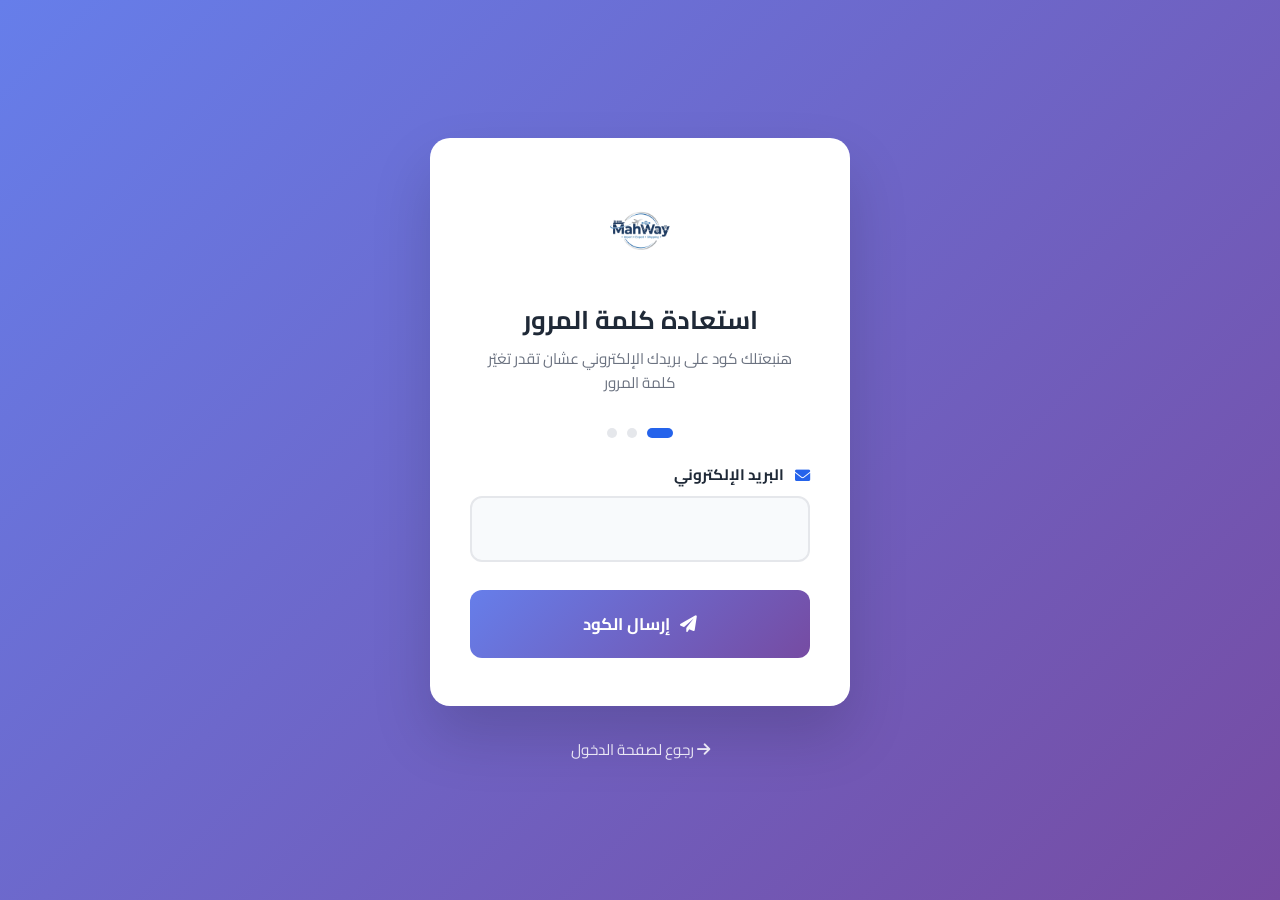
<file: forgot-password.html>
<!DOCTYPE html>
<html lang="ar" dir="rtl">
<head>
    <meta charset="UTF-8">
    <meta name="viewport" content="width=device-width, initial-scale=1.0">
    <title>استعادة كلمة المرور - MahWay</title>
    <link rel="icon" href="logo.png">
    <link href="https://fonts.googleapis.com/css2?family=Cairo:wght@300;400;600;700;800;900&display=swap" rel="stylesheet">
    <link rel="stylesheet" href="https://cdnjs.cloudflare.com/ajax/libs/font-awesome/6.0.0/css/all.min.css">
    <link rel="stylesheet" href="portal.css">
</head>
<body class="portal-login-page">

    <div>
        <div class="login-card">
            <img src="logo.png" alt="MahWay" class="portal-logo">
            <h1>استعادة كلمة المرور</h1>
            <p class="subtitle" id="pageSubtitle">هنبعتلك كود على بريدك الإلكتروني عشان تقدر تغيّر كلمة المرور</p>

            <div class="reset-steps">
                <div class="step-dot active" id="dot1"></div>
                <div class="step-dot" id="dot2"></div>
                <div class="step-dot" id="dot3"></div>
            </div>

            <div class="login-error" id="errorBox">
                <i class="fas fa-exclamation-circle"></i>
                <span id="errorText"></span>
            </div>

            <div class="login-success" id="successBox">
                <i class="fas fa-circle-check"></i>
                <span id="successText"></span>
            </div>

            <!-- الخطوة 1: إدخال البريد الإلكتروني -->
            <form class="login-form" id="stepEmailForm">
                <div class="field">
                    <label for="email"><i class="fas fa-envelope"></i> البريد الإلكتروني</label>
                    <input type="email" id="email" required autocomplete="username">
                </div>
                <button type="submit" class="login-btn" id="sendCodeBtn">
                    <i class="fas fa-paper-plane"></i>
                    <span>إرسال الكود</span>
                </button>
            </form>

            <!-- الخطوة 2: إدخال الكود + كلمة المرور الجديدة -->
            <form class="login-form" id="stepResetForm" style="display:none;">
                <div class="reset-hint">
                    <i class="fas fa-circle-info"></i>
                    بعتنالك كود مكوّن من 6 أرقام على <strong id="targetEmailLabel"></strong>، الكود صالح لمدة 15 دقيقة.
                </div>
                <div class="field">
                    <label for="code"><i class="fas fa-key"></i> كود التحقق</label>
                    <input type="text" id="code" inputmode="numeric" maxlength="6" required placeholder="------">
                </div>
                <div class="field">
                    <label for="newPassword"><i class="fas fa-lock"></i> كلمة المرور الجديدة</label>
                    <input type="password" id="newPassword" required autocomplete="new-password" minlength="6">
                </div>
                <div class="field">
                    <label for="confirmPassword"><i class="fas fa-lock"></i> تأكيد كلمة المرور الجديدة</label>
                    <input type="password" id="confirmPassword" required autocomplete="new-password" minlength="6">
                </div>
                <button type="submit" class="login-btn" id="resetBtn">
                    <i class="fas fa-rotate"></i>
                    <span>تغيير كلمة المرور</span>
                </button>
                <button type="button" class="link-btn" id="resendBtn">إعادة إرسال الكود</button>
            </form>

            <!-- الخطوة 3: تم بنجاح -->
            <div id="stepDone" style="display:none;">
                <p class="subtitle" style="margin-top:1rem;">تم تغيير كلمة المرور بنجاح. تقدر تسجل الدخول دلوقتي.</p>
                <a href="login.html" class="login-btn" style="text-decoration:none; margin-top:1rem;">
                    <i class="fas fa-right-to-bracket"></i>
                    <span>تسجيل الدخول</span>
                </a>
            </div>
        </div>
        <div style="text-align:center;">
            <a href="login.html" class="back-home-link"><i class="fas fa-arrow-right"></i> رجوع لصفحة الدخول</a>
        </div>
    </div>

    <script>
        const GOOGLE_SCRIPT_URL = 'https://script.google.com/macros/s/AKfycbz3SBQ16fLDJkPrrbElvhR_vAPN7Pspw6REpP5kCaB2v78WMRc0RccEyXtCVxDbXgPO/exec';

        async function sha256(text) {
            const encoder = new TextEncoder();
            const data = encoder.encode(text);
            const hashBuffer = await crypto.subtle.digest('SHA-256', data);
            const hashArray = Array.from(new Uint8Array(hashBuffer));
            return hashArray.map(b => b.toString(16).padStart(2, '0')).join('');
        }

        async function postToScript(payload) {
            const res = await fetch(GOOGLE_SCRIPT_URL, {
                method: 'POST',
                body: JSON.stringify(payload)
            });
            return res.json();
        }

        const errorBox = document.getElementById('errorBox');
        const errorText = document.getElementById('errorText');
        const successBox = document.getElementById('successBox');
        const successText = document.getElementById('successText');

        function showError(msg) {
            successBox.style.display = 'none';
            errorText.textContent = msg;
            errorBox.style.display = 'flex';
        }

        function showSuccess(msg) {
            errorBox.style.display = 'none';
            successText.textContent = msg;
            successBox.style.display = 'flex';
        }

        function hideMessages() {
            errorBox.style.display = 'none';
            successBox.style.display = 'none';
        }

        let currentEmail = '';

        function goToStep(step) {
            document.getElementById('stepEmailForm').style.display = step === 1 ? 'flex' : 'none';
            document.getElementById('stepResetForm').style.display = step === 2 ? 'flex' : 'none';
            document.getElementById('stepDone').style.display = step === 3 ? 'block' : 'none';
            document.getElementById('pageSubtitle').style.display = step === 3 ? 'none' : 'block';

            ['dot1', 'dot2', 'dot3'].forEach((id, idx) => {
                const dot = document.getElementById(id);
                dot.classList.remove('active', 'done');
                if (idx + 1 < step) dot.classList.add('done');
                if (idx + 1 === step) dot.classList.add('active');
            });
        }

        document.getElementById('stepEmailForm').addEventListener('submit', async function (e) {
            e.preventDefault();
            hideMessages();
            const email = document.getElementById('email').value.trim();
            const btn = document.getElementById('sendCodeBtn');
            btn.disabled = true;
            btn.querySelector('span').textContent = 'جاري الإرسال...';

            try {
                const data = await postToScript({ type: 'forgotPasswordRequest', email: email });
                if (data.result === 'success') {
                    currentEmail = email;
                    document.getElementById('targetEmailLabel').textContent = email;
                    showSuccess(data.message || 'تم إرسال الكود');
                    goToStep(2);
                } else {
                    showError(data.message || 'حصل خطأ. حاول تاني.');
                }
            } catch (err) {
                console.error(err);
                showError('حصل خطأ في الاتصال. تأكد من الإنترنت وحاول تاني.');
            } finally {
                btn.disabled = false;
                btn.querySelector('span').textContent = 'إرسال الكود';
            }
        });

        document.getElementById('resendBtn').addEventListener('click', async function () {
            hideMessages();
            this.disabled = true;
            this.textContent = 'جاري إعادة الإرسال...';
            try {
                const data = await postToScript({ type: 'forgotPasswordRequest', email: currentEmail });
                if (data.result === 'success') {
                    showSuccess(data.message || 'تم إرسال كود جديد');
                } else {
                    showError(data.message || 'حصل خطأ. حاول تاني.');
                }
            } catch (err) {
                showError('حصل خطأ في الاتصال. حاول تاني.');
            } finally {
                this.disabled = false;
                this.textContent = 'إعادة إرسال الكود';
            }
        });

        document.getElementById('stepResetForm').addEventListener('submit', async function (e) {
            e.preventDefault();
            hideMessages();

            const code = document.getElementById('code').value.trim();
            const newPassword = document.getElementById('newPassword').value;
            const confirmPassword = document.getElementById('confirmPassword').value;

            if (newPassword !== confirmPassword) {
                showError('كلمة المرور الجديدة وتأكيدها مش متطابقين');
                return;
            }
            if (newPassword.length < 6) {
                showError('كلمة المرور لازم تكون 6 أحرف على الأقل');
                return;
            }

            const btn = document.getElementById('resetBtn');
            btn.disabled = true;
            btn.querySelector('span').textContent = 'جاري التغيير...';

            try {
                const newPasswordHash = await sha256(newPassword);
                const data = await postToScript({
                    type: 'forgotPasswordVerify',
                    email: currentEmail,
                    code: code,
                    newPasswordHash: newPasswordHash
                });

                if (data.result === 'success') {
                    goToStep(3);
                } else {
                    showError(data.message || 'حصل خطأ. حاول تاني.');
                }
            } catch (err) {
                console.error(err);
                showError('حصل خطأ في الاتصال. تأكد من الإنترنت وحاول تاني.');
            } finally {
                btn.disabled = false;
                btn.querySelector('span').textContent = 'تغيير كلمة المرور';
            }
        });

        goToStep(1);
    </script>
</body>
</html>
</file>
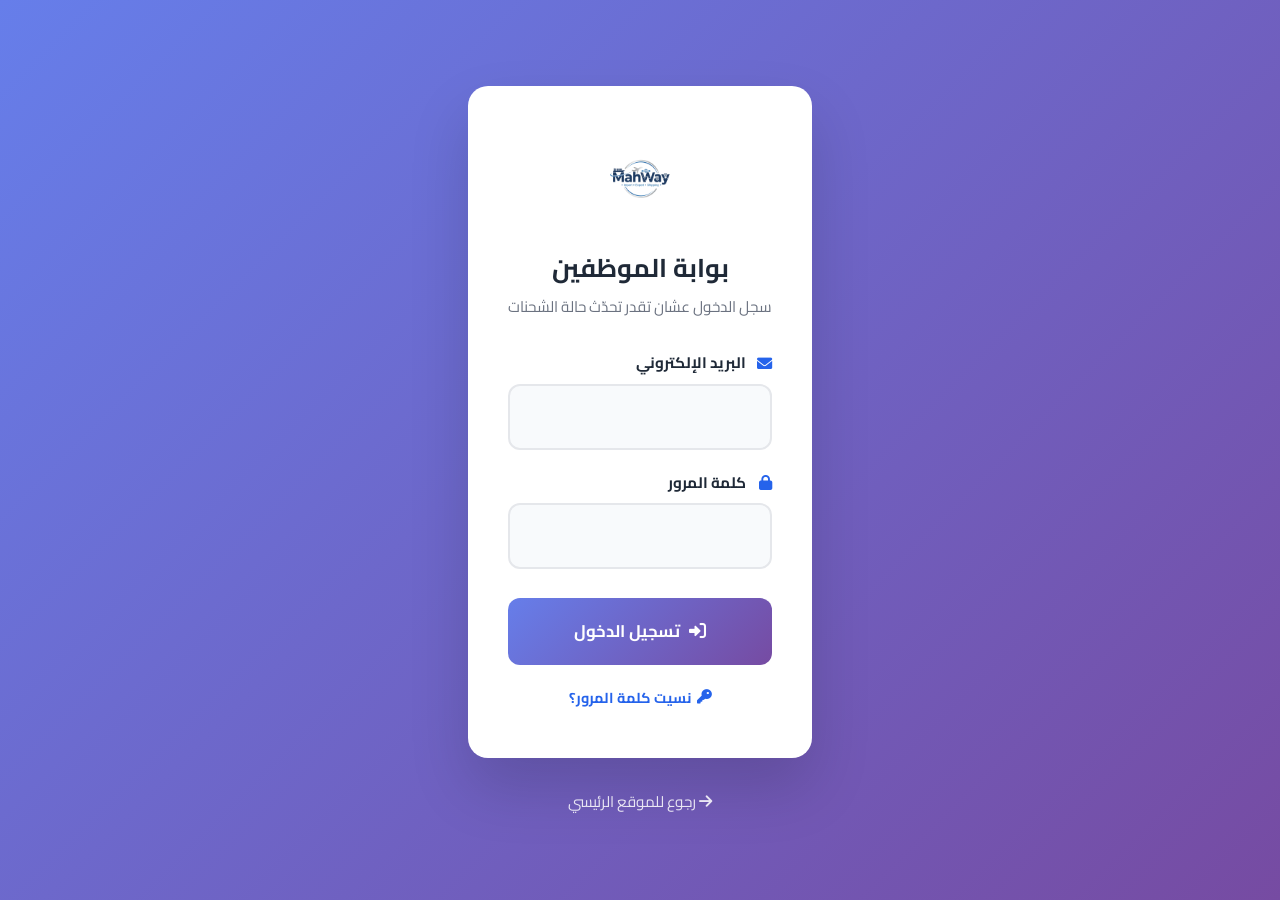
<file: hr.html>
<!DOCTYPE html>
<html lang="ar" dir="rtl">
<head>
    <meta charset="UTF-8">
    <meta name="viewport" content="width=device-width, initial-scale=1.0">
    <title>إدارة الموظفين - MahWay</title>
    <link rel="icon" href="logo.png">
    <link href="https://fonts.googleapis.com/css2?family=Cairo:wght@300;400;600;700;800;900&display=swap" rel="stylesheet">
    <link rel="stylesheet" href="https://cdnjs.cloudflare.com/ajax/libs/font-awesome/6.0.0/css/all.min.css">
    <link rel="stylesheet" href="portal.css">
</head>
<body class="portal-dashboard-page">

    <header class="dashboard-header">
        <div class="brand">
            <img src="logo.png" alt="MahWay">
            <div class="brand-text">
                <h2>إدارة الموظفين</h2>
                <span>MahWay - بوابة الـ HR</span>
            </div>
        </div>
        <div class="dashboard-user">
            <div class="user-badge">
                <i class="fas fa-id-badge"></i>
                <span id="userNameLabel">...</span>
                <span style="color:#9ca3af;">|</span>
                <span id="userRoleLabel">...</span>
            </div>
            <button class="header-btn" id="changePasswordBtn">
                <i class="fas fa-lock"></i> تغيير كلمة المرور
            </button>
            <button class="logout-btn" id="logoutBtn">
                <i class="fas fa-right-from-bracket"></i> خروج
            </button>
        </div>
    </header>

    <main class="dashboard-body">
        <div class="hr-toolbar">
            <div class="search-box">
                <i class="fas fa-search"></i>
                <input type="text" id="searchInput" placeholder="ابحث بالاسم أو البريد أو التليفون...">
            </div>
            <button class="add-employee-btn" id="addEmployeeBtn">
                <i class="fas fa-user-plus"></i> إضافة موظف جديد
            </button>
        </div>

        <div class="shipments-count" id="employeesCount"></div>

        <div id="loadingBlock" class="loading-block">
            <i class="fas fa-circle-notch"></i>
            جاري تحميل بيانات الموظفين...
        </div>

        <div class="employees-grid" id="employeesGrid" style="display:none;"></div>

        <div class="empty-state" id="emptyState" style="display:none;">
            <i class="fas fa-users-slash"></i>
            مفيش موظفين لسه
        </div>
    </main>

    <!-- مودال إضافة / تعديل موظف -->
    <div class="modal-overlay" id="employeeModal">
        <div class="modal-box">
            <button class="modal-close" id="closeEmployeeModal"><i class="fas fa-xmark"></i></button>
            <h3 id="employeeModalTitle"><i class="fas fa-user-plus"></i> إضافة موظف جديد</h3>
            <div class="login-error" id="empError">
                <i class="fas fa-exclamation-circle"></i>
                <span id="empErrorText"></span>
            </div>
            <form class="login-form" id="employeeForm">
                <input type="hidden" id="empOriginalEmail">

                <div class="field">
                    <label>صورة الموظف</label>
                    <div class="photo-upload-field">
                        <img id="photoPreview" class="photo-preview" src="" style="display:none;">
                        <div id="photoPlaceholder" class="employee-avatar-placeholder" style="width:64px;height:64px;font-size:1.1rem;">؟</div>
                        <label for="photoInput" class="photo-upload-btn">
                            <i class="fas fa-camera"></i> اختيار صورة
                        </label>
                        <input type="file" id="photoInput" accept="image/*" style="display:none;">
                    </div>
                </div>

                <div class="field">
                    <label for="empName"><i class="fas fa-user"></i> الاسم</label>
                    <input type="text" id="empName" required>
                </div>
                <div class="field">
                    <label for="empEmail"><i class="fas fa-envelope"></i> البريد الإلكتروني</label>
                    <input type="email" id="empEmail" required autocomplete="off">
                </div>
                <div class="field">
                    <label for="empPhone"><i class="fas fa-phone"></i> رقم التليفون</label>
                    <input type="tel" id="empPhone">
                </div>
                <div class="field">
                    <label><i class="fas fa-user-gear"></i> الأدوار والصلاحيات <span style="font-weight:400;color:var(--text-light);">(ممكن تختار أكتر من دور)</span></label>
                    <div class="roles-checklist" id="empRolesChecklist"></div>
                </div>
                <div class="field">
                    <label for="empWorkingDays"><i class="fas fa-calendar-days"></i> عدد أيام العمل بالأسبوع</label>
                    <input type="number" id="empWorkingDays" min="0" max="7" step="1" placeholder="مثال: 6">
                </div>
                <div class="field">
                    <label for="empPassword"><i class="fas fa-lock"></i> كلمة المرور <span id="passwordHint" style="font-weight:400;color:var(--text-light);"></span></label>
                    <input type="password" id="empPassword" autocomplete="new-password" minlength="6">
                </div>
                <div class="field" id="activeField" style="display:none;">
                    <label style="display:flex;align-items:center;gap:0.6rem;">
                        <input type="checkbox" id="empActive" style="width:auto;">
                        الحساب مفعّل
                    </label>
                </div>

                <div class="modal-actions">
                    <button type="button" class="btn-secondary" id="cancelEmployeeModal">إلغاء</button>
                    <button type="submit" class="btn-primary" id="saveEmployeeBtn">
                        <i class="fas fa-check"></i> حفظ
                    </button>
                </div>
            </form>
        </div>
    </div>

    <!-- مودال تغيير كلمة مرور صاحب الحساب -->
    <div class="modal-overlay" id="changePasswordModal">
        <div class="modal-box">
            <button class="modal-close" id="closeChangePasswordModal"><i class="fas fa-xmark"></i></button>
            <h3><i class="fas fa-lock"></i> تغيير كلمة المرور</h3>
            <div class="login-error" id="cpError">
                <i class="fas fa-exclamation-circle"></i>
                <span id="cpErrorText"></span>
            </div>
            <form class="login-form" id="changePasswordForm">
                <div class="field">
                    <label for="oldPassword">كلمة المرور الحالية</label>
                    <input type="password" id="oldPassword" required autocomplete="current-password">
                </div>
                <div class="field">
                    <label for="newPasswordCp">كلمة المرور الجديدة</label>
                    <input type="password" id="newPasswordCp" required autocomplete="new-password" minlength="6">
                </div>
                <div class="field">
                    <label for="confirmPasswordCp">تأكيد كلمة المرور الجديدة</label>
                    <input type="password" id="confirmPasswordCp" required autocomplete="new-password" minlength="6">
                </div>
                <div class="modal-actions">
                    <button type="button" class="btn-secondary" id="cancelChangePassword">إلغاء</button>
                    <button type="submit" class="btn-primary" id="savePasswordBtn">
                        <i class="fas fa-check"></i> حفظ
                    </button>
                </div>
            </form>
        </div>
    </div>

    <div class="toast" id="toast">
        <i class="fas fa-check-circle"></i>
        <span id="toastText"></span>
    </div>

    <script>
        const GOOGLE_SCRIPT_URL = 'https://script.google.com/macros/s/AKfycbz3SBQ16fLDJkPrrbElvhR_vAPN7Pspw6REpP5kCaB2v78WMRc0RccEyXtCVxDbXgPO/exec';

        async function sha256(text) {
            const encoder = new TextEncoder();
            const data = encoder.encode(text);
            const hashBuffer = await crypto.subtle.digest('SHA-256', data);
            const hashArray = Array.from(new Uint8Array(hashBuffer));
            return hashArray.map(b => b.toString(16).padStart(2, '0')).join('');
        }

        async function postToScript(payload) {
            const res = await fetch(GOOGLE_SCRIPT_URL, { method: 'POST', body: JSON.stringify(payload) });
            return res.json();
        }

        let session = null;
        let allEmployees = [];
        let roleLabels = {};
        let rolesCatalog = []; // [{id, label, icon}] - بيتحدّث تلقائي من الباك إند مهما زاد عدد الأدوار

        function loadSession() {
            const raw = localStorage.getItem('mahway_employee');
            if (!raw) { window.location.href = 'login.html'; return null; }
            try {
                const parsed = JSON.parse(raw);
                const canManageEmployees = !!(parsed.permissions && parsed.permissions.manageEmployees);
                if (!canManageEmployees) {
                    window.location.href = 'dashboard.html';
                    return null;
                }
                return parsed;
            } catch (e) {
                localStorage.removeItem('mahway_employee');
                window.location.href = 'login.html';
                return null;
            }
        }

        function logout() {
            const s = session;
            localStorage.removeItem('mahway_employee');
            if (s && s.token) {
                fetch(GOOGLE_SCRIPT_URL + '?action=logout&token=' + encodeURIComponent(s.token)).catch(() => {});
            }
            window.location.href = 'login.html';
        }
        document.getElementById('logoutBtn').addEventListener('click', logout);

        function showToast(message, type) {
            const toast = document.getElementById('toast');
            const toastText = document.getElementById('toastText');
            toast.className = 'toast ' + (type || 'success');
            toast.querySelector('i').className = 'fas ' + (type === 'error' ? 'fa-circle-exclamation' : 'fa-check-circle');
            toastText.textContent = message;
            toast.classList.add('show');
            setTimeout(() => toast.classList.remove('show'), 3000);
        }

        // ---------- تحميل قائمة الموظفين ----------
        async function fetchEmployees() {
            try {
                const res = await fetch(GOOGLE_SCRIPT_URL + '?action=listEmployees&token=' + encodeURIComponent(session.token));
                const data = await res.json();

                if (data.result !== 'success') {
                    if ((data.message || '').includes('الجلسة')) {
                        localStorage.removeItem('mahway_employee');
                        window.location.href = 'login.html';
                        return;
                    }
                    showToast(data.message || 'حصل خطأ في تحميل بيانات الموظفين', 'error');
                    document.getElementById('loadingBlock').style.display = 'none';
                    return;
                }

                allEmployees = data.employees || [];
                roleLabels = data.roleLabels || {};
                rolesCatalog = data.rolesCatalog || [];
                populateRolesChecklist();

                document.getElementById('loadingBlock').style.display = 'none';
                renderEmployees();
            } catch (err) {
                console.error(err);
                showToast('فشل الاتصال بالسيرفر', 'error');
                document.getElementById('loadingBlock').style.display = 'none';
            }
        }

        // بيبني قائمة الأدوار (checkboxes) تلقائيًا من كتالوج الأدوار اللي جاي من
        // الباك إند، فلو اتضاف دور جديد في المستقبل هيظهر هنا من غير أي تعديل
        // في كود الصفحة دي.
        function populateRolesChecklist() {
            const container = document.getElementById('empRolesChecklist');
            container.innerHTML = '';
            rolesCatalog.forEach(role => {
                const id = 'role_' + role.id;
                const wrapper = document.createElement('label');
                wrapper.className = 'role-check-item';
                wrapper.setAttribute('for', id);
                wrapper.innerHTML = `
                    <input type="checkbox" id="${id}" value="${role.id}">
                    <i class="fas ${role.icon || 'fa-briefcase'}"></i>
                    <span>${role.label}</span>
                `;
                container.appendChild(wrapper);
            });
        }

        function getSelectedRoles() {
            return Array.from(document.querySelectorAll('#empRolesChecklist input[type="checkbox"]:checked'))
                .map(cb => cb.value);
        }

        function setSelectedRoles(rolesArray) {
            const selected = new Set(rolesArray || []);
            document.querySelectorAll('#empRolesChecklist input[type="checkbox"]').forEach(cb => {
                cb.checked = selected.has(cb.value);
            });
        }

        function renderEmployees() {
            const grid = document.getElementById('employeesGrid');
            const emptyEl = document.getElementById('emptyState');
            const countEl = document.getElementById('employeesCount');
            const query = document.getElementById('searchInput').value.trim().toLowerCase();

            const filtered = allEmployees.filter(emp => {
                if (!query) return true;
                return (emp.name || '').toLowerCase().includes(query) ||
                       (emp.email || '').toLowerCase().includes(query) ||
                       (emp.phone || '').toLowerCase().includes(query) ||
                       (emp.roleLabel || '').toLowerCase().includes(query);
            });

            countEl.textContent = 'إجمالي الموظفين: ' + allEmployees.length + (query ? ' (نتائج البحث: ' + filtered.length + ')' : '');

            grid.innerHTML = '';

            if (filtered.length === 0) {
                grid.style.display = 'none';
                emptyEl.style.display = 'block';
                return;
            }

            grid.style.display = 'grid';
            emptyEl.style.display = 'none';

            filtered.forEach(emp => {
                const card = document.createElement('div');
                card.className = 'employee-card' + (emp.active ? '' : ' inactive');

                const initial = (emp.name || '?').trim().charAt(0).toUpperCase();
                const avatarHtml = emp.photoUrl
                    ? `<img class="employee-avatar" src="${emp.photoUrl}" alt="${emp.name}">`
                    : `<div class="employee-avatar-placeholder">${initial}</div>`;

                // موظف بيقدر يكون ليه أكتر من دور، فكل دور بيظهر كـ badge منفصل
                const roleBadgesHtml = (emp.roleLabels && emp.roleLabels.length)
                    ? emp.roleLabels.map(label => `<span class="employee-role-badge">${label}</span>`).join('')
                    : `<span class="employee-role-badge no-role">بدون دور محدد</span>`;

                const workingDaysHtml = (emp.workingDays !== '' && emp.workingDays !== null && typeof emp.workingDays !== 'undefined')
                    ? `<div class="employee-working-days"><i class="fas fa-calendar-days"></i> ${emp.workingDays} أيام عمل / أسبوع</div>`
                    : '';

                card.innerHTML = `
                    <span class="employee-status-badge ${emp.active ? 'active' : 'inactive'}">${emp.active ? 'مفعّل' : 'موقوف'}</span>
                    ${avatarHtml}
                    <div class="employee-name">${emp.name || '-'}</div>
                    <div class="employee-email">${emp.email}</div>
                    <div class="employee-role-badges">${roleBadgesHtml}</div>
                    <div class="employee-phone"><i class="fas fa-phone"></i> ${emp.phone || '-'}</div>
                    ${workingDaysHtml}
                    <div class="employee-card-actions">
                        <button class="icon-btn edit-btn" title="تعديل"><i class="fas fa-pen"></i></button>
                        <button class="icon-btn toggle-btn" title="${emp.active ? 'إيقاف الحساب' : 'تفعيل الحساب'}"><i class="fas ${emp.active ? 'fa-user-slash' : 'fa-user-check'}"></i></button>
                        <button class="icon-btn danger delete-btn" title="حذف"><i class="fas fa-trash"></i></button>
                    </div>
                `;

                card.querySelector('.edit-btn').addEventListener('click', () => openEmployeeModal(emp));
                card.querySelector('.toggle-btn').addEventListener('click', () => toggleActive(emp));
                card.querySelector('.delete-btn').addEventListener('click', () => deleteEmployee(emp));

                grid.appendChild(card);
            });
        }

        document.getElementById('searchInput').addEventListener('input', renderEmployees);

        // ---------- مودال إضافة / تعديل موظف ----------
        const empModal = document.getElementById('employeeModal');
        const empForm = document.getElementById('employeeForm');
        const empError = document.getElementById('empError');
        const empErrorText = document.getElementById('empErrorText');
        let currentPhotoBase64 = '';
        let currentPhotoMimeType = '';
        let isEditMode = false;

        function resetPhotoField() {
            currentPhotoBase64 = '';
            currentPhotoMimeType = '';
            document.getElementById('photoPreview').style.display = 'none';
            document.getElementById('photoPreview').src = '';
            document.getElementById('photoPlaceholder').style.display = 'flex';
        }

        function openEmployeeModal(emp) {
            empError.style.display = 'none';
            empForm.reset();
            resetPhotoField();
            isEditMode = !!emp;

            document.getElementById('employeeModalTitle').innerHTML = isEditMode
                ? '<i class="fas fa-user-pen"></i> تعديل بيانات الموظف'
                : '<i class="fas fa-user-plus"></i> إضافة موظف جديد';

            document.getElementById('empPassword').required = !isEditMode;
            document.getElementById('passwordHint').textContent = isEditMode ? '(سيبها فاضية لو مش عايز تغيّرها)' : '';
            document.getElementById('activeField').style.display = isEditMode ? 'block' : 'none';

            if (isEditMode) {
                document.getElementById('empOriginalEmail').value = emp.email;
                document.getElementById('empName').value = emp.name || '';
                document.getElementById('empEmail').value = emp.email || '';
                document.getElementById('empPhone').value = emp.phone || '';
                document.getElementById('empWorkingDays').value = (emp.workingDays === '' || emp.workingDays === null || typeof emp.workingDays === 'undefined') ? '' : emp.workingDays;
                setSelectedRoles(emp.roles || []);
                document.getElementById('empActive').checked = !!emp.active;
                if (emp.photoUrl) {
                    document.getElementById('photoPreview').src = emp.photoUrl;
                    document.getElementById('photoPreview').style.display = 'block';
                    document.getElementById('photoPlaceholder').style.display = 'none';
                }
            } else {
                document.getElementById('empOriginalEmail').value = '';
                document.getElementById('empWorkingDays').value = '';
                setSelectedRoles([]);
            }

            empModal.classList.add('show');
        }

        function closeEmployeeModal() { empModal.classList.remove('show'); }

        document.getElementById('addEmployeeBtn').addEventListener('click', () => openEmployeeModal(null));
        document.getElementById('closeEmployeeModal').addEventListener('click', closeEmployeeModal);
        document.getElementById('cancelEmployeeModal').addEventListener('click', closeEmployeeModal);
        empModal.addEventListener('click', (e) => { if (e.target === empModal) closeEmployeeModal(); });

        document.getElementById('photoInput').addEventListener('change', function () {
            const file = this.files[0];
            if (!file) return;
            if (!file.type.startsWith('image/')) {
                showToast('الرجاء اختيار ملف صورة صحيح', 'error');
                return;
            }
            const reader = new FileReader();
            reader.onload = function (e) {
                const result = e.target.result; // data:image/png;base64,....
                currentPhotoMimeType = file.type;
                currentPhotoBase64 = result.split(',')[1];
                document.getElementById('photoPreview').src = result;
                document.getElementById('photoPreview').style.display = 'block';
                document.getElementById('photoPlaceholder').style.display = 'none';
            };
            reader.readAsDataURL(file);
        });

        empForm.addEventListener('submit', async function (e) {
            e.preventDefault();
            empError.style.display = 'none';

            const name = document.getElementById('empName').value.trim();
            const email = document.getElementById('empEmail').value.trim();
            const phone = document.getElementById('empPhone').value.trim();
            const workingDaysRaw = document.getElementById('empWorkingDays').value;
            const workingDays = workingDaysRaw === '' ? '' : Number(workingDaysRaw);
            const selectedRoles = getSelectedRoles();
            const password = document.getElementById('empPassword').value;

            if (selectedRoles.length === 0) {
                empErrorText.textContent = 'الرجاء تحديد دور واحد على الأقل للموظف';
                empError.style.display = 'flex';
                return;
            }

            const btn = document.getElementById('saveEmployeeBtn');
            btn.disabled = true;

            try {
                let payload;
                if (isEditMode) {
                    payload = {
                        type: 'updateEmployee',
                        token: session.token,
                        targetEmail: document.getElementById('empOriginalEmail').value,
                        newEmail: email,
                        name: name,
                        phone: phone,
                        roles: selectedRoles,
                        workingDays: workingDays,
                        active: document.getElementById('empActive').checked
                    };
                    if (password) payload.newPasswordHash = await sha256(password);
                } else {
                    payload = {
                        type: 'addEmployee',
                        token: session.token,
                        name: name,
                        email: email,
                        phone: phone,
                        roles: selectedRoles,
                        workingDays: workingDays,
                        passwordHash: await sha256(password)
                    };
                }

                if (currentPhotoBase64) {
                    payload.photoBase64 = currentPhotoBase64;
                    payload.photoMimeType = currentPhotoMimeType;
                }

                const data = await postToScript(payload);

                if (data.result === 'success') {
                    closeEmployeeModal();
                    showToast(data.message || 'تم الحفظ بنجاح', 'success');
                    fetchEmployees();
                } else {
                    empErrorText.textContent = data.message || 'حصل خطأ. حاول تاني.';
                    empError.style.display = 'flex';
                }
            } catch (err) {
                console.error(err);
                empErrorText.textContent = 'حصل خطأ في الاتصال. تأكد من الإنترنت وحاول تاني.';
                empError.style.display = 'flex';
            } finally {
                btn.disabled = false;
            }
        });

        async function toggleActive(emp) {
            try {
                const data = await postToScript({
                    type: 'updateEmployee',
                    token: session.token,
                    targetEmail: emp.email,
                    active: !emp.active
                });
                if (data.result === 'success') {
                    showToast(emp.active ? 'تم إيقاف الحساب' : 'تم تفعيل الحساب', 'success');
                    fetchEmployees();
                } else {
                    showToast(data.message || 'فشل التحديث', 'error');
                }
            } catch (err) {
                console.error(err);
                showToast('فشل الاتصال بالسيرفر', 'error');
            }
        }

        async function deleteEmployee(emp) {
            if (!confirm('متأكد إنك عايز تحذف "' + emp.name + '"؟ الإجراء ده مينفعش يتراجع فيه.')) return;
            try {
                const data = await postToScript({ type: 'deleteEmployee', token: session.token, targetEmail: emp.email });
                if (data.result === 'success') {
                    showToast(data.message || 'تم الحذف', 'success');
                    fetchEmployees();
                } else {
                    showToast(data.message || 'فشل الحذف', 'error');
                }
            } catch (err) {
                console.error(err);
                showToast('فشل الاتصال بالسيرفر', 'error');
            }
        }

        // ---------- تغيير كلمة مرور صاحب الحساب ----------
        const cpModal = document.getElementById('changePasswordModal');
        const cpForm = document.getElementById('changePasswordForm');
        const cpError = document.getElementById('cpError');
        const cpErrorText = document.getElementById('cpErrorText');

        function openChangePasswordModal() {
            cpForm.reset();
            cpError.style.display = 'none';
            cpModal.classList.add('show');
        }
        function closeChangePasswordModal() { cpModal.classList.remove('show'); }

        document.getElementById('changePasswordBtn').addEventListener('click', openChangePasswordModal);
        document.getElementById('closeChangePasswordModal').addEventListener('click', closeChangePasswordModal);
        document.getElementById('cancelChangePassword').addEventListener('click', closeChangePasswordModal);
        cpModal.addEventListener('click', (e) => { if (e.target === cpModal) closeChangePasswordModal(); });

        cpForm.addEventListener('submit', async function (e) {
            e.preventDefault();
            cpError.style.display = 'none';

            const oldPassword = document.getElementById('oldPassword').value;
            const newPassword = document.getElementById('newPasswordCp').value;
            const confirmPassword = document.getElementById('confirmPasswordCp').value;

            if (newPassword !== confirmPassword) {
                cpErrorText.textContent = 'كلمة المرور الجديدة وتأكيدها مش متطابقين';
                cpError.style.display = 'flex';
                return;
            }
            if (newPassword.length < 6) {
                cpErrorText.textContent = 'كلمة المرور لازم تكون 6 أحرف على الأقل';
                cpError.style.display = 'flex';
                return;
            }

            const btn = document.getElementById('savePasswordBtn');
            btn.disabled = true;

            try {
                const data = await postToScript({
                    type: 'changePassword',
                    token: session.token,
                    oldPasswordHash: await sha256(oldPassword),
                    newPasswordHash: await sha256(newPassword)
                });

                if (data.result === 'success') {
                    closeChangePasswordModal();
                    showToast(data.message || 'تم تغيير كلمة المرور بنجاح', 'success');
                } else {
                    cpErrorText.textContent = data.message || 'حصل خطأ. حاول تاني.';
                    cpError.style.display = 'flex';
                }
            } catch (err) {
                console.error(err);
                cpErrorText.textContent = 'حصل خطأ في الاتصال. تأكد من الإنترنت وحاول تاني.';
                cpError.style.display = 'flex';
            } finally {
                btn.disabled = false;
            }
        });

        session = loadSession();
        if (session) {
            document.getElementById('userNameLabel').textContent = session.name;
            document.getElementById('userRoleLabel').textContent = session.roleLabel;
            fetchEmployees();
        }
    </script>
</body>
</html>
</file>
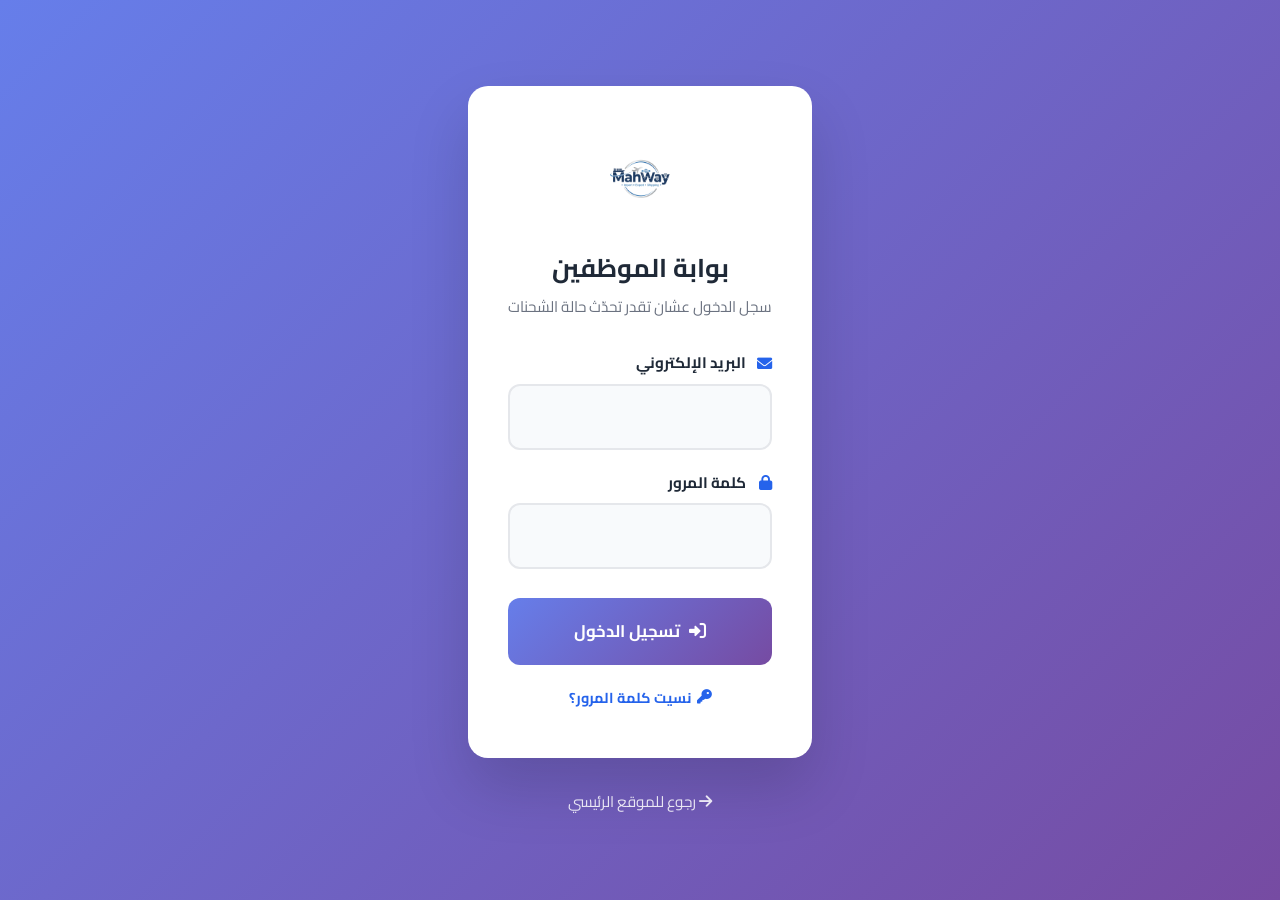
<file: login.html>
<!DOCTYPE html>
<html lang="ar" dir="rtl">
<head>
    <meta charset="UTF-8">
    <meta name="viewport" content="width=device-width, initial-scale=1.0">
    <title>دخول الموظفين - MahWay</title>
    <link rel="icon" href="logo.png">
    <link href="https://fonts.googleapis.com/css2?family=Cairo:wght@300;400;600;700;800;900&display=swap" rel="stylesheet">
    <link rel="stylesheet" href="https://cdnjs.cloudflare.com/ajax/libs/font-awesome/6.0.0/css/all.min.css">
    <link rel="stylesheet" href="portal.css">
</head>
<body class="portal-login-page">

    <div>
        <div class="login-card">
            <img src="logo.png" alt="MahWay" class="portal-logo">
            <h1>بوابة الموظفين</h1>
            <p class="subtitle">سجل الدخول عشان تقدر تحدّث حالة الشحنات</p>

            <div class="login-error" id="loginError">
                <i class="fas fa-exclamation-circle"></i>
                <span id="loginErrorText"></span>
            </div>

            <form class="login-form" id="loginForm">
                <div class="field">
                    <label for="email"><i class="fas fa-envelope"></i> البريد الإلكتروني</label>
                    <input type="email" id="email" required autocomplete="username">
                </div>
                <div class="field">
                    <label for="password"><i class="fas fa-lock"></i> كلمة المرور</label>
                    <input type="password" id="password" required autocomplete="current-password">
                </div>
                <button type="submit" class="login-btn" id="loginBtn">
                    <i class="fas fa-right-to-bracket"></i>
                    <span>تسجيل الدخول</span>
                </button>
            </form>
            <a href="forgot-password.html" class="forgot-link"><i class="fas fa-key"></i> نسيت كلمة المرور؟</a>
        </div>
        <div style="text-align:center;">
            <a href="index.html" class="back-home-link"><i class="fas fa-arrow-right"></i> رجوع للموقع الرئيسي</a>
        </div>
    </div>

    <script>
        // رابط Google Apps Script (نفس الرابط المستخدم في باقي الموقع)
        const GOOGLE_SCRIPT_URL = 'https://script.google.com/macros/s/AKfycbz3SBQ16fLDJkPrrbElvhR_vAPN7Pspw6REpP5kCaB2v78WMRc0RccEyXtCVxDbXgPO/exec';

        // تحويل النص لكود SHA-256 (بنبعت الهاش مش الباسورد الأصلي)
        async function sha256(text) {
            const encoder = new TextEncoder();
            const data = encoder.encode(text);
            const hashBuffer = await crypto.subtle.digest('SHA-256', data);
            const hashArray = Array.from(new Uint8Array(hashBuffer));
            return hashArray.map(b => b.toString(16).padStart(2, '0')).join('');
        }

        // لو فيه جلسة شغالة بالفعل، روح على الصفحة المناسبة على طول
        (function redirectIfLoggedIn() {
            const raw = localStorage.getItem('mahway_employee');
            if (!raw) return;
            try {
                const s = JSON.parse(raw);
                const canManageEmployees = !!(s.permissions && s.permissions.manageEmployees);
                window.location.href = canManageEmployees ? 'hr.html' : 'dashboard.html';
            } catch (e) {
                localStorage.removeItem('mahway_employee');
            }
        })();

        const form = document.getElementById('loginForm');
        const errorBox = document.getElementById('loginError');
        const errorText = document.getElementById('loginErrorText');
        const loginBtn = document.getElementById('loginBtn');

        form.addEventListener('submit', async function(e) {
            e.preventDefault();
            errorBox.style.display = 'none';

            const email = document.getElementById('email').value.trim();
            const password = document.getElementById('password').value;

            if (!GOOGLE_SCRIPT_URL || GOOGLE_SCRIPT_URL.includes('PASTE_YOUR')) {
                errorText.textContent = 'السيرفر غير مضبوط. تواصل مع الإدارة.';
                errorBox.style.display = 'flex';
                return;
            }

            loginBtn.disabled = true;
            loginBtn.querySelector('span').textContent = 'جاري الدخول...';

            try {
                const passwordHash = await sha256(password);
                const url = GOOGLE_SCRIPT_URL + '?action=login&email=' + encodeURIComponent(email) + '&passwordHash=' + encodeURIComponent(passwordHash);
                const res = await fetch(url);
                const data = await res.json();

                if (data.result === 'success') {
                    localStorage.setItem('mahway_employee', JSON.stringify({
                        token: data.token,
                        name: data.name,
                        roles: data.roles || [],
                        roleLabels: data.roleLabels || [],
                        roleLabel: data.roleLabel,
                        permissions: data.permissions || { allowedStatuses: [], manageEmployees: false },
                        phone: data.phone,
                        photoUrl: data.photoUrl || '',
                        workingDays: data.workingDays || ''
                    }));
                    const canManageEmployees = !!(data.permissions && data.permissions.manageEmployees);
                    window.location.href = canManageEmployees ? 'hr.html' : 'dashboard.html';
                } else {
                    errorText.textContent = data.message || 'حصل خطأ. حاول تاني.';
                    errorBox.style.display = 'flex';
                }
            } catch (err) {
                console.error(err);
                errorText.textContent = 'حصل خطأ في الاتصال. تأكد من الإنترنت وحاول تاني.';
                errorBox.style.display = 'flex';
            } finally {
                loginBtn.disabled = false;
                loginBtn.querySelector('span').textContent = 'تسجيل الدخول';
            }
        });
    </script>
</body>
</html>
</file>
<file: portal.css>
/* ============================= */
/* بوابة الموظفين - تصميم مشترك   */
/* ============================= */
* {
    margin: 0;
    padding: 0;
    box-sizing: border-box;
}

:root {
    --primary-color: #2563eb;
    --primary-dark: #1d4ed8;
    --secondary-color: #f59e0b;
    --accent-color: #8b5cf6;
    --text-color: #1f2937;
    --text-light: #6b7280;
    --light-bg: #f8fafc;
    --white: #ffffff;
    --gradient: linear-gradient(135deg, #667eea 0%, #764ba2 100%);
    --shadow: 0 20px 40px rgba(0,0,0,0.1);
    --shadow-hover: 0 30px 60px rgba(0,0,0,0.15);
    --border-radius: 20px;
    --transition: all 0.3s cubic-bezier(0.4, 0, 0.2, 1);

    --success: #10b981;
    --danger: #dc2626;
    --warning: #f59e0b;
}

body {
    font-family: 'Cairo', sans-serif;
    line-height: 1.6;
    color: var(--text-color);
    direction: rtl;
    background: var(--light-bg);
    min-height: 100vh;
}

a { text-decoration: none; color: inherit; }

/* ---------- شاشة الدخول ---------- */
.portal-login-page {
    min-height: 100vh;
    display: flex;
    align-items: center;
    justify-content: center;
    background: var(--gradient);
    padding: 2rem 1rem;
}

.login-card {
    background: var(--white);
    width: 100%;
    max-width: 420px;
    border-radius: var(--border-radius);
    box-shadow: var(--shadow-hover);
    padding: 3rem 2.5rem;
    text-align: center;
}

.login-card .portal-logo {
    width: 90px;
    margin: 0 auto 1.5rem;
    display: block;
}

.login-card h1 {
    font-size: 1.6rem;
    margin-bottom: 0.4rem;
    color: var(--text-color);
}

.login-card p.subtitle {
    color: var(--text-light);
    margin-bottom: 2rem;
    font-size: 0.95rem;
}

.login-form {
    display: flex;
    flex-direction: column;
    gap: 1.3rem;
    text-align: right;
}

.login-form .field {
    display: flex;
    flex-direction: column;
    gap: 0.5rem;
}

.login-form label {
    font-weight: 700;
    font-size: 0.95rem;
    display: flex;
    align-items: center;
    gap: 0.5rem;
}

.login-form label i {
    color: var(--primary-color);
    width: 18px;
}

.login-form input {
    padding: 1rem 1.2rem;
    border: 2px solid #e5e7eb;
    border-radius: 12px;
    font-size: 1rem;
    font-family: 'Cairo', sans-serif;
    background: var(--light-bg);
    transition: var(--transition);
}

.login-form input:focus {
    outline: none;
    border-color: var(--primary-color);
    background: var(--white);
    box-shadow: 0 0 0 4px rgba(37, 99, 235, 0.1);
}

.login-btn {
    background: var(--gradient);
    color: var(--white);
    border: none;
    padding: 1.1rem;
    border-radius: 12px;
    font-size: 1.05rem;
    font-weight: 700;
    font-family: 'Cairo', sans-serif;
    cursor: pointer;
    transition: var(--transition);
    display: flex;
    align-items: center;
    justify-content: center;
    gap: 0.6rem;
    margin-top: 0.5rem;
}

.login-btn:hover {
    transform: translateY(-2px);
    box-shadow: var(--shadow-hover);
}

.login-btn:disabled {
    opacity: 0.65;
    cursor: not-allowed;
    transform: none;
}

.login-error {
    background: #fef2f2;
    color: var(--danger);
    border: 1px solid #fecaca;
    border-radius: 10px;
    padding: 0.9rem 1.1rem;
    font-size: 0.9rem;
    font-weight: 600;
    display: none;
    align-items: center;
    gap: 0.6rem;
    text-align: right;
}

.back-home-link {
    display: inline-block;
    margin-top: 2rem;
    color: rgba(255,255,255,0.85);
    font-size: 0.95rem;
}

.back-home-link:hover { color: var(--white); }

/* ---------- لوحة التحكم ---------- */
.portal-dashboard-page {
    min-height: 100vh;
}

.dashboard-header {
    background: var(--white);
    border-bottom: 1px solid #e5e7eb;
    padding: 1.2rem 2rem;
    display: flex;
    align-items: center;
    justify-content: space-between;
    flex-wrap: wrap;
    gap: 1rem;
    position: sticky;
    top: 0;
    z-index: 50;
}

.dashboard-header .brand {
    display: flex;
    align-items: center;
    gap: 0.8rem;
}

.dashboard-header .brand img {
    height: 36px;
}

.dashboard-header .brand-text h2 {
    font-size: 1.1rem;
    color: var(--text-color);
}

.dashboard-header .brand-text span {
    font-size: 0.8rem;
    color: var(--text-light);
}

.dashboard-user {
    display: flex;
    align-items: center;
    gap: 1rem;
}

.dashboard-user .user-badge {
    background: var(--light-bg);
    padding: 0.6rem 1.1rem;
    border-radius: 30px;
    font-size: 0.9rem;
    font-weight: 700;
    display: flex;
    align-items: center;
    gap: 0.5rem;
}

.dashboard-user .user-badge i {
    color: var(--primary-color);
}

.logout-btn {
    background: #fee2e2;
    color: var(--danger);
    border: none;
    padding: 0.6rem 1.2rem;
    border-radius: 30px;
    font-size: 0.9rem;
    font-weight: 700;
    font-family: 'Cairo', sans-serif;
    cursor: pointer;
    display: flex;
    align-items: center;
    gap: 0.5rem;
    transition: var(--transition);
}

.logout-btn:hover {
    background: var(--danger);
    color: var(--white);
}

.dashboard-body {
    max-width: 1100px;
    margin: 0 auto;
    padding: 2rem;
}

.dashboard-toolbar {
    display: flex;
    justify-content: space-between;
    align-items: center;
    flex-wrap: wrap;
    gap: 1rem;
    margin-bottom: 1.5rem;
}

.search-box {
    flex: 1;
    min-width: 220px;
    position: relative;
}

.search-box i {
    position: absolute;
    top: 50%;
    right: 1.1rem;
    transform: translateY(-50%);
    color: var(--text-light);
}

.search-box input {
    width: 100%;
    padding: 0.9rem 3rem 0.9rem 1.1rem;
    border-radius: 12px;
    border: 2px solid #e5e7eb;
    background: var(--white);
    font-family: 'Cairo', sans-serif;
    font-size: 0.95rem;
}

.search-box input:focus {
    outline: none;
    border-color: var(--primary-color);
}

.refresh-btn {
    background: var(--white);
    border: 2px solid #e5e7eb;
    padding: 0.85rem 1.4rem;
    border-radius: 12px;
    font-family: 'Cairo', sans-serif;
    font-weight: 700;
    cursor: pointer;
    display: flex;
    align-items: center;
    gap: 0.5rem;
    color: var(--text-color);
    transition: var(--transition);
}

.refresh-btn:hover {
    border-color: var(--primary-color);
    color: var(--primary-color);
}

.refresh-btn.spinning i {
    animation: spin 1s linear infinite;
}

@keyframes spin {
    from { transform: rotate(0deg); }
    to { transform: rotate(360deg); }
}

.shipments-count {
    color: var(--text-light);
    font-size: 0.9rem;
    margin-bottom: 1rem;
}

.shipments-list {
    display: flex;
    flex-direction: column;
    gap: 1rem;
}

.shipment-card {
    background: var(--white);
    border-radius: 16px;
    padding: 1.4rem 1.6rem;
    box-shadow: 0 4px 15px rgba(0,0,0,0.05);
    border-right: 5px solid var(--primary-color);
    transition: var(--transition);
}

.shipment-card:hover {
    box-shadow: 0 8px 25px rgba(0,0,0,0.08);
}

.shipment-card.status-delivered {
    border-right-color: var(--success);
}

.shipment-card.status-with_distributor {
    border-right-color: var(--warning);
}

.shipment-card.status-picked_up {
    border-right-color: var(--warning);
}

/* ---------- جسم الكارت: كل الصفوف مرتبة تحت بعض بمسافات ثابتة وواضحة ---------- */
.shipment-card-body {
    display: flex;
    flex-direction: column;
    gap: 0.7rem;
}

.shipment-code {
    font-weight: 900;
    color: var(--primary-color);
    letter-spacing: 1px;
    font-size: 1.05rem;
}

/* ---------- هيدر الكارت: اسم العميل يمين + حالة الشحنة شمال ---------- */
.shipment-id-row {
    display: flex;
    align-items: center;
    justify-content: space-between;
    flex-wrap: wrap;
    gap: 0.6rem;
    padding-bottom: 0.6rem;
    border-bottom: 1px solid #f1f2f6;
}

.shipment-customer-name {
    font-weight: 900;
    color: var(--primary-color);
    font-size: 1.1rem;
    display: flex;
    align-items: center;
    gap: 0.5rem;
}

.my-code-box-inline {
    margin: 0;
    padding: 0.3rem 0.7rem;
}

.my-code-box-inline .my-code-box-label {
    margin-bottom: 0;
}

.my-code-box-inline .my-code-box-value {
    font-size: 1.15rem;
    letter-spacing: 2px;
}

.action-badge {
    display: inline-flex;
    align-items: center;
    gap: 0.4rem;
    padding: 0.5rem 0.8rem;
    border-radius: 10px;
    font-size: 0.85rem;
    font-weight: 700;
}

.action-badge-send {
    background: #dbeafe;
    color: #1e40af;
}

.action-badge-receive {
    background: #fef3c7;
    color: #92400e;
}

.shipment-customer {
    font-size: 0.95rem;
    color: var(--text-color);
    font-weight: 600;
}

.shipment-phone {
    font-size: 0.92rem;
    color: var(--text-color);
    font-weight: 600;
    display: flex;
    align-items: center;
    gap: 0.4rem;
}

.shipment-phone i { color: var(--text-light); }

.shipment-phone a {
    color: var(--text-color);
    text-decoration: none;
    direction: ltr;
    unicode-bidi: isolate;
}

.shipment-phone a:hover { color: var(--primary-color); }

.status-pill {
    background: var(--light-bg);
    color: var(--text-color);
    padding: 0.45rem 1rem;
    border-radius: 20px;
    font-size: 0.85rem;
    font-weight: 700;
    white-space: nowrap;
}

.status-pill.status-delivered {
    background: #d1fae5;
    color: #065f46;
}

.status-pill.status-with_distributor {
    background: #fef3c7;
    color: #92400e;
}

.status-pill.status-picked_up {
    background: #fef3c7;
    color: #92400e;
}

.status-meta {
    font-size: 0.8rem;
    color: var(--text-light);
    display: inline-flex;
    align-items: center;
    gap: 0.35rem;
}

/* ---------- بوكس واضح بيوضّح مين حائز الشحنة دلوقتي + هاتفه + عداد الوقت من لحظة استلامه ----------
   الشكل مبني كتلات مفصولة (مين الحائز / اسمه وهاتفه / العداد) بدل ما تبقى كل
   المعلومات مركّبة في سطر واحد طويل، عشان تبقى واضحة ومرتبة بصريًا ---------- */
.holder-box {
    background: var(--light-bg);
    border: 1px solid #e5e7eb;
    border-radius: 12px;
    padding: 0.75rem 0.9rem;
    display: flex;
    flex-direction: column;
    gap: 0.55rem;
}

.holder-box-row,
.holder-box-top,
.holder-box-bottom {
    display: flex;
    align-items: center;
    justify-content: space-between;
    flex-wrap: wrap;
    gap: 0.5rem;
}

.holder-box-label {
    display: flex;
    align-items: center;
    gap: 0.4rem;
    color: var(--text-light);
    font-weight: 700;
    font-size: 0.82rem;
    white-space: nowrap;
}

.holder-box-value {
    font-weight: 800;
    color: var(--text-color);
    font-size: 0.92rem;
}

.holder-box-value a {
    color: var(--primary-color);
    text-decoration: none;
    direction: ltr;
    unicode-bidi: isolate;
}

.holder-box-value a:hover { text-decoration: underline; }

/* صف مستقل لاسم الحائز + هاتفه كشريحة (chip) منفصلة، بدل ما يتلزقوا في نص واحد */
.holder-box-who {
    display: flex;
    align-items: center;
    flex-wrap: wrap;
    gap: 0.5rem;
    padding: 0.1rem 0;
}

.holder-box-name {
    font-weight: 900;
    color: var(--text-color);
    font-size: 0.98rem;
}

.holder-box-empty {
    color: var(--text-light);
    font-weight: 700;
}

.holder-box-phone {
    display: inline-flex;
    align-items: center;
    gap: 0.35rem;
    background: var(--white);
    border: 1px solid #e5e7eb;
    color: var(--primary-color);
    text-decoration: none;
    font-weight: 800;
    font-size: 0.85rem;
    padding: 0.15rem 0.6rem;
    border-radius: 20px;
    direction: ltr;
    unicode-bidi: isolate;
}

.holder-box-phone:hover { background: #eef2ff; }

/* وسم صغير يوضّح نوع الحائز (فريق العمل / العميل) */
.holder-role-tag {
    font-size: 0.72rem;
    font-weight: 800;
    padding: 0.15rem 0.55rem;
    border-radius: 20px;
    white-space: nowrap;
}

.holder-role-staff {
    background: #dbeafe;
    color: #1e40af;
}

.holder-role-customer {
    background: #ede9fe;
    color: #5b21b6;
}

/* ---------- عداد رقمي تفاعلي: نقطة نابضة تدل إنه شغال لايف + ألوان بتتغيّر
   تلقائيًا حسب مدة الانتظار (أخضر قريب، برتقالي طال شوية، أحمر طال كتير) ---------- */
.holder-timer {
    display: inline-flex;
    align-items: center;
    gap: 0.45rem;
    font-family: 'Courier New', monospace;
    font-size: 1rem;
    font-weight: 900;
    letter-spacing: 1.5px;
    color: var(--accent-color);
    direction: ltr;
    background: var(--white);
    border: 1px solid #e5e7eb;
    border-radius: 8px;
    padding: 0.2rem 0.7rem;
    transition: color 0.3s ease, border-color 0.3s ease;
}

.holder-timer-dot {
    width: 7px;
    height: 7px;
    border-radius: 50%;
    background: currentColor;
    flex-shrink: 0;
    animation: holderTimerPulse 1.4s ease-in-out infinite;
}

@keyframes holderTimerPulse {
    0%, 100% { opacity: 0.35; transform: scale(0.85); }
    50% { opacity: 1; transform: scale(1.15); }
}

.holder-timer.timer-fresh { color: #059669; border-color: #a7f3d0; }
.holder-timer.timer-warning { color: #d97706; border-color: #fde68a; }
.holder-timer.timer-late { color: #dc2626; border-color: #fecaca; }

/* ---------- صف ميتاداتا مرن: آخر تحديث / تليفون موزع / محافظة / تنبيهات ---------- */
.shipment-meta-row {
    display: flex;
    align-items: center;
    flex-wrap: wrap;
    gap: 0.5rem 1rem;
}

.shipment-actions {
    display: flex;
    gap: 0.6rem;
    flex-wrap: wrap;
    padding-top: 0.4rem;
    margin-top: 0.2rem;
    border-top: 1px dashed #e5e7eb;
}

.action-btn {
    background: var(--gradient);
    color: var(--white);
    border: none;
    padding: 0.7rem 1.2rem;
    border-radius: 10px;
    font-size: 0.85rem;
    font-weight: 700;
    font-family: 'Cairo', sans-serif;
    cursor: pointer;
    display: flex;
    align-items: center;
    gap: 0.4rem;
    transition: var(--transition);
}

.action-btn:hover {
    transform: translateY(-2px);
    box-shadow: 0 6px 15px rgba(0,0,0,0.15);
}

.action-btn:disabled {
    opacity: 0.6;
    cursor: not-allowed;
    transform: none;
}

.empty-state {
    text-align: center;
    padding: 4rem 1rem;
    color: var(--text-light);
}

.empty-state i {
    font-size: 3rem;
    margin-bottom: 1rem;
    color: #d1d5db;
    display: block;
}

.toast {
    position: fixed;
    bottom: 2rem;
    left: 50%;
    transform: translateX(-50%) translateY(100px);
    background: var(--text-color);
    color: var(--white);
    padding: 1rem 1.8rem;
    border-radius: 12px;
    font-weight: 700;
    box-shadow: var(--shadow-hover);
    z-index: 999;
    transition: transform 0.4s cubic-bezier(0.68, -0.55, 0.265, 1.55);
    display: flex;
    align-items: center;
    gap: 0.6rem;
}

.toast.show {
    transform: translateX(-50%) translateY(0);
}

.toast.success i { color: var(--success); }
.toast.error i { color: #f87171; }

.loading-block {
    text-align: center;
    padding: 4rem 1rem;
    color: var(--text-light);
}

.loading-block i {
    font-size: 2.5rem;
    animation: spin 1s linear infinite;
    display: block;
    margin-bottom: 1rem;
    color: var(--primary-color);
}

@media (max-width: 700px) {
    .dashboard-header { padding: 1rem; }
    .dashboard-body { padding: 1.2rem; }
    .shipment-card { flex-direction: column; align-items: flex-start; }
    .shipment-actions { width: 100%; }
    .action-btn { flex: 1; justify-content: center; }
}

/* ---------- رابط نسيت كلمة المرور ---------- */
.forgot-link {
    display: inline-flex;
    align-items: center;
    gap: 0.4rem;
    margin-top: 1.3rem;
    font-size: 0.9rem;
    font-weight: 700;
    color: var(--primary-color);
}

.forgot-link:hover { color: var(--primary-dark); text-decoration: underline; }

/* خطوات صفحة استعادة كلمة المرور */
.reset-steps {
    display: flex;
    justify-content: center;
    gap: 0.6rem;
    margin-bottom: 1.6rem;
}

.reset-steps .step-dot {
    width: 10px;
    height: 10px;
    border-radius: 50%;
    background: #e5e7eb;
    transition: var(--transition);
}

.reset-steps .step-dot.active { background: var(--primary-color); width: 26px; border-radius: 6px; }
.reset-steps .step-dot.done { background: var(--success); }

.reset-hint {
    background: #eff6ff;
    color: var(--primary-dark);
    border: 1px solid #bfdbfe;
    border-radius: 10px;
    padding: 0.8rem 1rem;
    font-size: 0.85rem;
    text-align: right;
    margin-bottom: 1.2rem;
}

.login-success {
    background: #ecfdf5;
    color: #065f46;
    border: 1px solid #a7f3d0;
    border-radius: 10px;
    padding: 0.9rem 1.1rem;
    font-size: 0.9rem;
    font-weight: 600;
    display: none;
    align-items: center;
    gap: 0.6rem;
    text-align: right;
}

.link-btn {
    background: none;
    border: none;
    color: var(--primary-color);
    font-family: 'Cairo', sans-serif;
    font-weight: 700;
    font-size: 0.85rem;
    cursor: pointer;
    padding: 0.4rem;
}

.link-btn:hover { text-decoration: underline; }
.link-btn:disabled { opacity: 0.6; cursor: not-allowed; }

/* ---------- مودال (تغيير كلمة المرور، إلخ) ---------- */
.modal-overlay {
    display: none;
    position: fixed;
    inset: 0;
    background: rgba(15, 23, 42, 0.55);
    align-items: center;
    justify-content: center;
    z-index: 200;
    padding: 1rem;
}

.modal-overlay.show { display: flex; }

.modal-box {
    background: var(--white);
    width: 100%;
    max-width: 440px;
    border-radius: 18px;
    padding: 2rem;
    box-shadow: var(--shadow-hover);
    max-height: 90vh;
    overflow-y: auto;
}

.modal-box h3 {
    font-size: 1.2rem;
    margin-bottom: 1.4rem;
    display: flex;
    align-items: center;
    gap: 0.5rem;
}

.modal-box h3 i { color: var(--primary-color); }

.modal-close {
    float: left;
    background: none;
    border: none;
    font-size: 1.1rem;
    color: var(--text-light);
    cursor: pointer;
}

.modal-actions {
    display: flex;
    gap: 0.8rem;
    margin-top: 1.4rem;
}

.btn-secondary {
    flex: 1;
    background: var(--light-bg);
    color: var(--text-color);
    border: 2px solid #e5e7eb;
    padding: 0.85rem;
    border-radius: 12px;
    font-family: 'Cairo', sans-serif;
    font-weight: 700;
    cursor: pointer;
    transition: var(--transition);
}

.btn-secondary:hover { border-color: #d1d5db; }

.btn-primary {
    flex: 1;
    background: var(--gradient);
    color: var(--white);
    border: none;
    padding: 0.85rem;
    border-radius: 12px;
    font-family: 'Cairo', sans-serif;
    font-weight: 700;
    cursor: pointer;
    display: flex;
    align-items: center;
    justify-content: center;
    gap: 0.5rem;
    transition: var(--transition);
}

.btn-primary:hover { transform: translateY(-2px); box-shadow: var(--shadow-hover); }
.btn-primary:disabled, .btn-secondary:disabled { opacity: 0.6; cursor: not-allowed; transform: none; }

.header-btn {
    background: var(--light-bg);
    border: 2px solid #e5e7eb;
    color: var(--text-color);
    padding: 0.6rem 1.1rem;
    border-radius: 30px;
    font-size: 0.85rem;
    font-weight: 700;
    font-family: 'Cairo', sans-serif;
    cursor: pointer;
    display: flex;
    align-items: center;
    gap: 0.5rem;
    transition: var(--transition);
}

.header-btn:hover { border-color: var(--primary-color); color: var(--primary-color); }

/* ---------- جرس الإشعارات (مهام جديدة محتاجة إجراء) ---------- */
.notif-bell-btn {
    position: relative;
    padding: 0.6rem 0.9rem;
}

.notif-count {
    position: absolute;
    top: -6px;
    left: -6px;
    background: var(--danger);
    color: var(--white);
    font-size: 0.68rem;
    font-weight: 800;
    min-width: 18px;
    height: 18px;
    border-radius: 50%;
    align-items: center;
    justify-content: center;
    padding: 0 4px;
    border: 2px solid var(--white);
}

/* ---------- تبويبات النشطة / الأرشيف ---------- */
.dashboard-tabs {
    display: flex;
    gap: 0.6rem;
    margin-bottom: 1.2rem;
}

.tab-btn {
    background: var(--white);
    border: 2px solid #e5e7eb;
    color: var(--text-light);
    padding: 0.7rem 1.3rem;
    border-radius: 12px;
    font-family: 'Cairo', sans-serif;
    font-weight: 700;
    font-size: 0.9rem;
    cursor: pointer;
    display: flex;
    align-items: center;
    gap: 0.5rem;
    transition: var(--transition);
}

.tab-btn:hover { color: var(--primary-color); border-color: var(--primary-color); }

.tab-btn.active {
    background: var(--gradient);
    color: var(--white);
    border-color: transparent;
}

.tab-count {
    background: rgba(0,0,0,0.08);
    padding: 0.1rem 0.5rem;
    border-radius: 20px;
    font-size: 0.75rem;
}

.tab-btn.active .tab-count { background: rgba(255,255,255,0.25); }

/* ---------- شارة "شحنة محلية" (نفس محافظة المخزن) - هتروح مباشرة للموزع ---------- */
.local-badge {
    display: inline-flex;
    align-items: center;
    gap: 0.3rem;
    background: #dcfce7;
    color: #166534;
    padding: 0.15rem 0.55rem;
    border-radius: 8px;
    font-weight: 700;
    font-size: 0.78rem;
    margin-right: 0.4rem;
}

.shipment-card.shipment-card-local {
    border-right-color: #22c55e;
    background: #f0fdf4;
}

/* ---------- عرض/إخفاء الشحنات المحذوفة محليًا ---------- */
.hidden-toggle-link {
    background: none;
    border: none;
    color: var(--text-light);
    font-family: 'Cairo', sans-serif;
    font-size: 0.85rem;
    font-weight: 700;
    cursor: pointer;
    display: inline-flex;
    align-items: center;
    gap: 0.4rem;
    margin: -0.5rem 0 1rem;
    padding: 0.3rem 0;
}

.hidden-toggle-link:hover { color: var(--primary-color); }

/* ---------- زرار حذف/استرجاع الكارت (خاص بالموظف اللي شغال دلوقتي بس) ---------- */
.shipment-card { position: relative; padding-left: 3rem; }

.card-trash-btn {
    position: absolute;
    top: 0.9rem;
    left: 0.9rem;
    background: var(--light-bg);
    border: none;
    color: var(--text-light);
    width: 32px;
    height: 32px;
    border-radius: 50%;
    cursor: pointer;
    display: flex;
    align-items: center;
    justify-content: center;
    transition: var(--transition);
}

.card-trash-btn:hover { background: #fee2e2; color: var(--danger); }

/* ---------- بطاقة الكود اللي ولّده الموظف - عشان يدّيه للطرف التاني فقط ---------- */
.my-code-box {
    background: #eef2ff;
    border: 2px dashed var(--accent-color);
    border-radius: 10px;
    padding: 0.6rem 0.8rem;
    margin: 0.3rem 0;
}

.my-code-box-label {
    font-size: 0.75rem;
    color: #5b21b6;
    font-weight: 700;
    margin-bottom: 0.2rem;
}

.my-code-box-value {
    font-size: 1.4rem;
    font-weight: 900;
    letter-spacing: 4px;
    color: var(--accent-color);
    direction: ltr;
    text-align: center;
}

/* ---------- نقطة "جديد" على شارة الإجراء المطلوب ---------- */
.new-dot {
    display: inline-block;
    width: 8px;
    height: 8px;
    border-radius: 50%;
    background: var(--danger);
    animation: pulseDot 1.4s ease-in-out infinite;
}

@keyframes pulseDot {
    0%, 100% { transform: scale(1); opacity: 1; }
    50% { transform: scale(1.4); opacity: 0.5; }
}

/* ---------- صفحة إدارة الموظفين (HR) ---------- */
.hr-toolbar {
    display: flex;
    justify-content: space-between;
    align-items: center;
    flex-wrap: wrap;
    gap: 1rem;
    margin-bottom: 1.5rem;
}

.add-employee-btn {
    background: var(--gradient);
    color: var(--white);
    border: none;
    padding: 0.85rem 1.4rem;
    border-radius: 12px;
    font-family: 'Cairo', sans-serif;
    font-weight: 700;
    cursor: pointer;
    display: flex;
    align-items: center;
    gap: 0.5rem;
    transition: var(--transition);
}

.add-employee-btn:hover { transform: translateY(-2px); box-shadow: var(--shadow-hover); }

.employees-grid {
    display: grid;
    grid-template-columns: repeat(auto-fill, minmax(250px, 1fr));
    gap: 1.2rem;
}

.employee-card {
    background: var(--white);
    border-radius: 16px;
    padding: 1.4rem;
    box-shadow: 0 4px 15px rgba(0,0,0,0.05);
    text-align: center;
    position: relative;
    transition: var(--transition);
}

.employee-card:hover { box-shadow: 0 8px 25px rgba(0,0,0,0.08); }

.employee-card.inactive { opacity: 0.6; }

.employee-avatar {
    width: 84px;
    height: 84px;
    border-radius: 50%;
    object-fit: cover;
    margin: 0 auto 0.9rem;
    display: block;
    background: var(--light-bg);
    border: 3px solid var(--light-bg);
}

.employee-avatar-placeholder {
    width: 84px;
    height: 84px;
    border-radius: 50%;
    margin: 0 auto 0.9rem;
    background: var(--gradient);
    color: var(--white);
    display: flex;
    align-items: center;
    justify-content: center;
    font-size: 1.6rem;
    font-weight: 800;
}

.employee-name { font-weight: 800; font-size: 1.05rem; margin-bottom: 0.2rem; }
.employee-email { font-size: 0.8rem; color: var(--text-light); direction: ltr; display: inline-block; margin-bottom: 0.6rem; word-break: break-all; }

.employee-role-badges {
    display: flex;
    flex-wrap: wrap;
    justify-content: center;
    gap: 0.35rem;
    margin-bottom: 0.6rem;
}

.employee-role-badge {
    display: inline-block;
    background: #eef2ff;
    color: var(--primary-dark);
    padding: 0.3rem 0.8rem;
    border-radius: 20px;
    font-size: 0.78rem;
    font-weight: 700;
}

.employee-role-badge.no-role {
    background: #f3f4f6;
    color: var(--text-light);
}

.employee-working-days {
    font-size: 0.8rem;
    color: var(--text-light);
    margin-bottom: 0.6rem;
}

/* قائمة اختيار الأدوار (checkboxes) في مودال إضافة/تعديل موظف */
.roles-checklist {
    display: grid;
    grid-template-columns: repeat(auto-fill, minmax(140px, 1fr));
    gap: 0.6rem;
}

.role-check-item {
    display: flex;
    align-items: center;
    gap: 0.5rem;
    background: var(--light-bg);
    border: 2px solid #e5e7eb;
    border-radius: 10px;
    padding: 0.6rem 0.8rem;
    cursor: pointer;
    font-family: 'Cairo', sans-serif;
    font-size: 0.85rem;
    font-weight: 600;
    color: var(--text-color);
    transition: var(--transition);
}

.role-check-item:has(input:checked) {
    border-color: var(--primary-color);
    background: #eef2ff;
    color: var(--primary-dark);
}

.role-check-item input[type="checkbox"] {
    width: auto;
    accent-color: var(--primary-color);
}

.employee-phone {
    font-size: 0.85rem;
    color: var(--text-color);
    direction: ltr;
    display: inline-block;
    margin-bottom: 0.8rem;
}

.employee-status-badge {
    position: absolute;
    top: 1rem;
    left: 1rem;
    font-size: 0.7rem;
    font-weight: 800;
    padding: 0.25rem 0.6rem;
    border-radius: 20px;
}

.employee-status-badge.active { background: #d1fae5; color: #065f46; }
.employee-status-badge.inactive { background: #fee2e2; color: #991b1b; }

.employee-card-actions {
    display: flex;
    gap: 0.5rem;
    margin-top: 0.6rem;
}

.icon-btn {
    flex: 1;
    background: var(--light-bg);
    border: 2px solid #e5e7eb;
    padding: 0.55rem;
    border-radius: 10px;
    cursor: pointer;
    color: var(--text-color);
    transition: var(--transition);
}

.icon-btn:hover { border-color: var(--primary-color); color: var(--primary-color); }
.icon-btn.danger:hover { border-color: var(--danger); color: var(--danger); }

.photo-upload-field {
    display: flex;
    align-items: center;
    gap: 1rem;
}

.photo-preview {
    width: 64px;
    height: 64px;
    border-radius: 50%;
    object-fit: cover;
    background: var(--light-bg);
    border: 2px dashed #d1d5db;
    flex-shrink: 0;
}

.photo-upload-btn {
    background: var(--light-bg);
    border: 2px dashed #d1d5db;
    padding: 0.7rem 1.1rem;
    border-radius: 10px;
    font-family: 'Cairo', sans-serif;
    font-size: 0.85rem;
    font-weight: 700;
    color: var(--text-color);
    cursor: pointer;
}

.login-form select {
    padding: 1rem 1.2rem;
    border: 2px solid #e5e7eb;
    border-radius: 12px;
    font-size: 1rem;
    font-family: 'Cairo', sans-serif;
    background: var(--light-bg);
    color: var(--text-color);
}

.login-form select:focus {
    outline: none;
    border-color: var(--primary-color);
    background: var(--white);
}

@media (max-width: 700px) {
    .modal-box { padding: 1.4rem; }
    .employees-grid { grid-template-columns: 1fr 1fr; }
}

@media (max-width: 460px) {
    .employees-grid { grid-template-columns: 1fr; }
}

/* ---------- كود التأكيد ---------- */
.action-btn-confirm {
    background: #ecfdf5;
    color: #047857;
    border-color: #a7f3d0;
}

/* ---------- توصيل مباشر للعميل (تخطي نقطة التوزيع) ---------- */
.action-btn-direct {
    background: #fff7ed;
    color: #c2410c;
    border: 1px solid #fed7aa;
}

/* ---------- طباعة بوليصة الشحن ---------- */
.action-btn-print {
    background: #eef2ff;
    color: #4338ca;
    border: 1px solid #c7d2fe;
}

.pending-note {
    color: #b45309 !important;
    font-weight: 700;
}

.code-modal-hint {
    color: var(--text-light);
    font-size: 0.92rem;
    line-height: 1.6;
    margin-bottom: 1rem;
}

.code-display {
    font-size: 2.4rem;
    font-weight: 900;
    letter-spacing: 0.35rem;
    text-align: center;
    background: var(--light-bg);
    border: 2px dashed var(--primary-color);
    border-radius: 14px;
    padding: 1rem;
    margin-bottom: 1rem;
    color: var(--primary-color);
    direction: ltr;
}

#confirmCodeInput {
    text-align: center;
    letter-spacing: 0.5rem;
    font-size: 1.4rem;
    direction: ltr;
}
</file>
